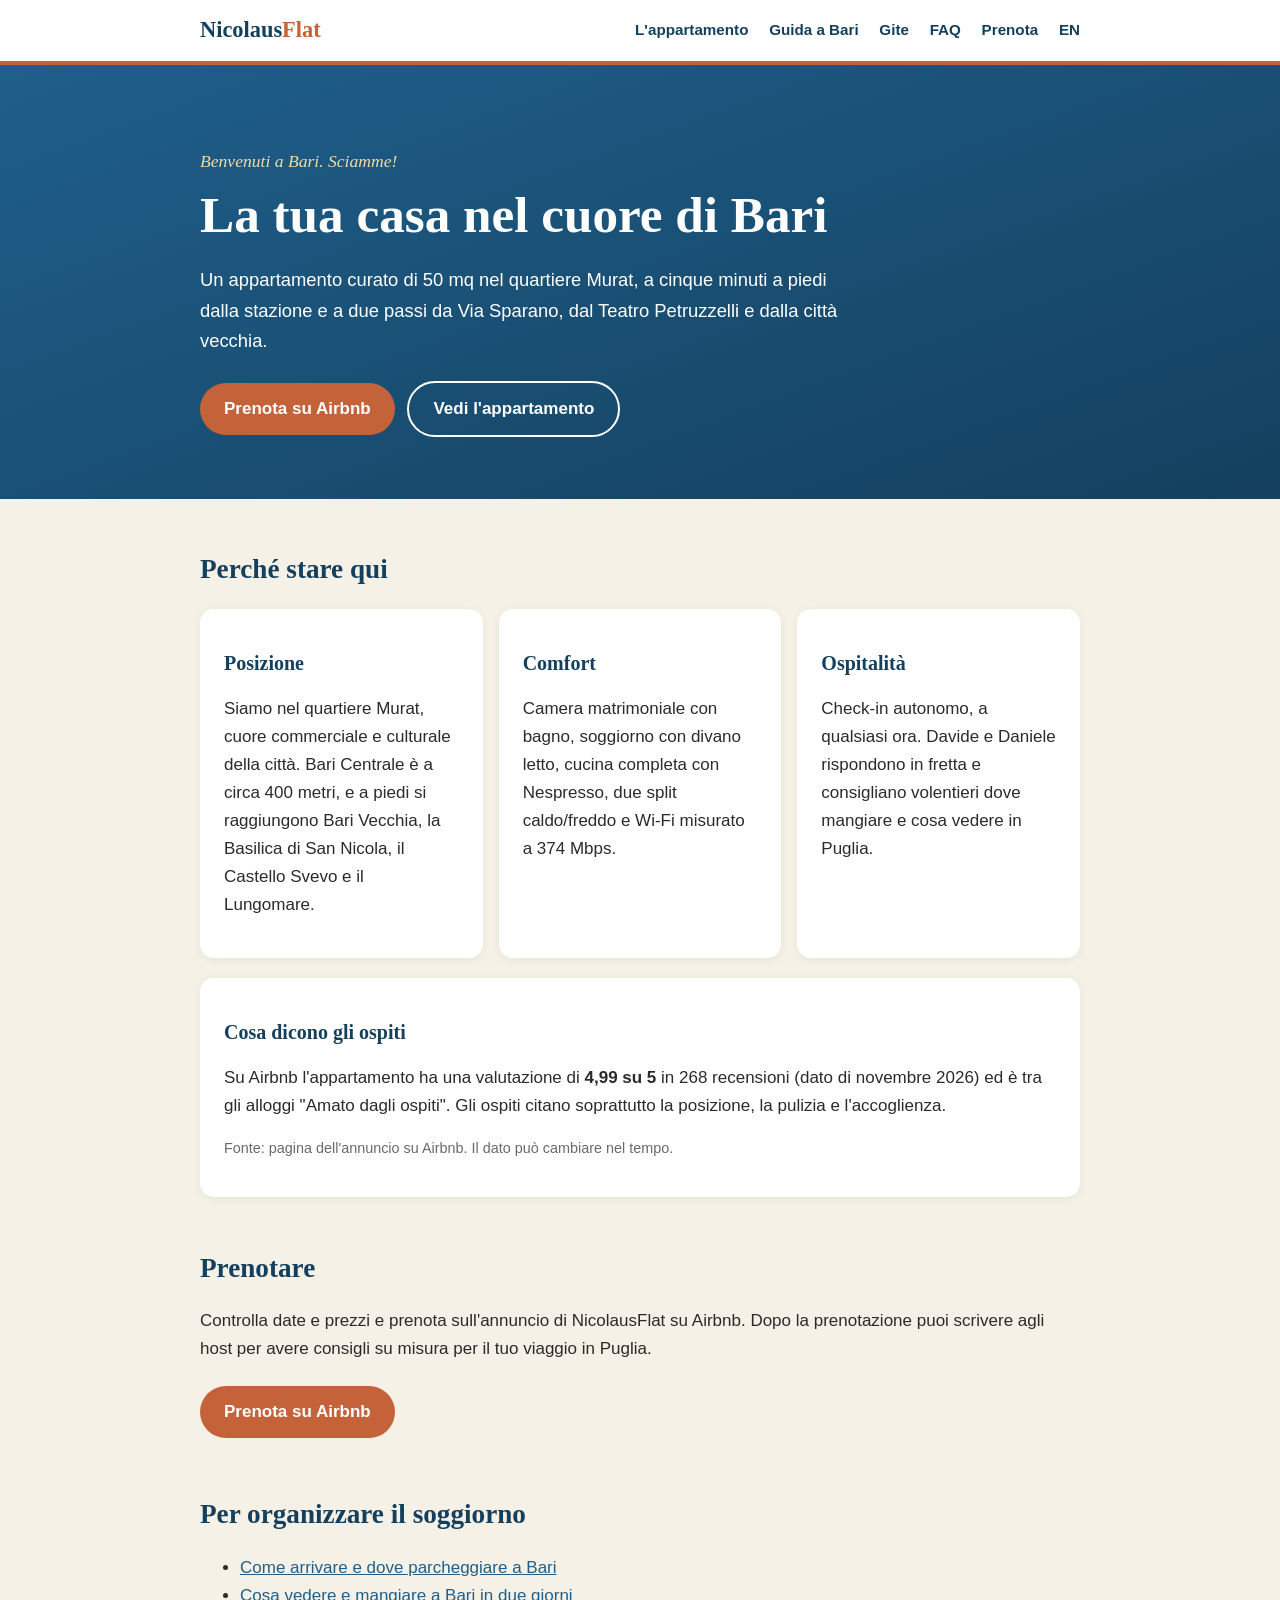
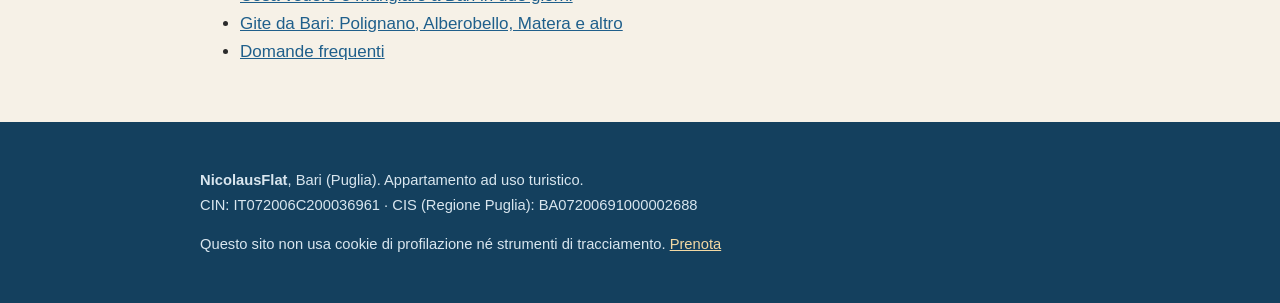
<file: index.html>
<!doctype html>
<html lang="it">
<head>
<meta charset="utf-8">
<meta name="viewport" content="width=device-width, initial-scale=1">
<title>NicolausFlat | Appartamento nel centro di Bari, vicino alla stazione</title>
<meta name="description" content="NicolausFlat: appartamento di 50 mq nel quartiere Murat, a Bari, a 5 minuti a piedi dalla stazione centrale. Prenota sull'annuncio Airbnb.">
<link rel="canonical" href="https://www.nicolausflat.it/">
<link rel="alternate" hreflang="it" href="https://www.nicolausflat.it/">
<link rel="alternate" hreflang="en" href="https://www.nicolausflat.it/en/">
<link rel="alternate" hreflang="x-default" href="https://www.nicolausflat.it/">
<meta property="og:type" content="website">
<meta property="og:title" content="NicolausFlat | La tua casa nel cuore di Bari">
<meta property="og:description" content="50 mq nel quartiere Murat, a 5 minuti a piedi da Bari Centrale. Prenota su Airbnb.">
<meta property="og:url" content="https://www.nicolausflat.it/">
<meta property="og:locale" content="it_IT">
<link rel="stylesheet" href="style.css">
<script type="application/ld+json">
{
  "@context": "https://schema.org",
  "@graph": [
    {
      "@type": "WebSite",
      "name": "NicolausFlat",
      "url": "https://www.nicolausflat.it/",
      "inLanguage": ["it", "en"]
    },
    {
      "@type": "LodgingBusiness",
      "@id": "https://www.nicolausflat.it/#struttura",
      "name": "NicolausFlat",
      "description": "Appartamento di 50 mq nel quartiere Murat, nel centro di Bari, a circa 5 minuti a piedi dalla stazione di Bari Centrale. Una camera da letto matrimoniale, soggiorno con divano letto, cucina attrezzata, balconcino, Wi-Fi veloce e aria condizionata.",
      "url": "https://www.nicolausflat.it/",
      "address": {
        "@type": "PostalAddress",
        "addressLocality": "Bari",
        "addressRegion": "Puglia",
        "addressCountry": "IT"
      },
      "areaServed": "Bari",
      "sameAs": ["https://www.airbnb.it/rooms/43951851"],
      "identifier": "IT072006C200036961",
      "numberOfRooms": 1,
      "containsPlace": { "@id": "https://www.nicolausflat.it/appartamento.html#appartamento" }
    }
  ]
}
</script>
</head>
<body>
<header class="site"><div class="wrap">
  <a class="logo" href="/">Nicolaus<span>Flat</span></a>
  <nav>
    <a href="appartamento.html">L'appartamento</a>
    <a href="guida-bari.html">Guida a Bari</a>
    <a href="gite-da-bari.html">Gite</a>
    <a href="faq.html">FAQ</a>
    <a href="prenota.html">Prenota</a>
    <a class="lang" href="en/">EN</a>
  </nav>
</div></header>

<section class="hero"><div class="wrap">
  <p class="saluto">Benvenuti a Bari. Sciamme!</p>
  <h1>La tua casa nel cuore di Bari</h1>
  <p>Un appartamento curato di 50 mq nel quartiere Murat, a cinque minuti a piedi dalla stazione e a due passi da Via Sparano, dal Teatro Petruzzelli e dalla città vecchia.</p>
  <a class="btn" href="https://www.airbnb.it/rooms/43951851" target="_blank" rel="noopener">Prenota su Airbnb</a>
  <a class="btn alt" href="appartamento.html">Vedi l'appartamento</a>
</div></section>

<main class="wrap">
  <h2>Perché stare qui</h2>
  <div class="griglia">
    <div class="card"><h3>Posizione</h3><p>Siamo nel quartiere Murat, cuore commerciale e culturale della città. Bari Centrale è a circa 400 metri, e a piedi si raggiungono Bari Vecchia, la Basilica di San Nicola, il Castello Svevo e il Lungomare.</p></div>
    <div class="card"><h3>Comfort</h3><p>Camera matrimoniale con bagno, soggiorno con divano letto, cucina completa con Nespresso, due split caldo/freddo e Wi-Fi misurato a 374 Mbps.</p></div>
    <div class="card"><h3>Ospitalità</h3><p>Check-in autonomo, a qualsiasi ora. Davide e Daniele rispondono in fretta e consigliano volentieri dove mangiare e cosa vedere in Puglia.</p></div>
  </div>

  <div class="card">
    <h3>Cosa dicono gli ospiti</h3>
    <p>Su Airbnb l'appartamento ha una valutazione di <strong>4,99 su 5</strong> in 268 recensioni (dato di novembre 2026) ed è tra gli alloggi "Amato dagli ospiti". Gli ospiti citano soprattutto la posizione, la pulizia e l'accoglienza.</p>
    <p class="nota">Fonte: pagina dell'annuncio su Airbnb. Il dato può cambiare nel tempo.</p>
  </div>

  <h2>Prenotare</h2>
  <p>Controlla date e prezzi e prenota sull'annuncio di NicolausFlat su Airbnb. Dopo la prenotazione puoi scrivere agli host per avere consigli su misura per il tuo viaggio in Puglia.</p>
  <p><a class="btn" href="https://www.airbnb.it/rooms/43951851" target="_blank" rel="noopener">Prenota su Airbnb</a></p>

  <h2>Per organizzare il soggiorno</h2>
  <ul>
    <li><a href="come-arrivare.html">Come arrivare e dove parcheggiare a Bari</a></li>
    <li><a href="guida-bari.html">Cosa vedere e mangiare a Bari in due giorni</a></li>
    <li><a href="gite-da-bari.html">Gite da Bari: Polignano, Alberobello, Matera e altro</a></li>
    <li><a href="faq.html">Domande frequenti</a></li>
  </ul>
</main>

<footer class="site"><div class="wrap">
  <p><strong>NicolausFlat</strong>, Bari (Puglia). Appartamento ad uso turistico.<br>
  CIN: IT072006C200036961 · CIS (Regione Puglia): BA07200691000002688</p>
  <p>Questo sito non usa cookie di profilazione né strumenti di tracciamento. <a href="prenota.html">Prenota</a></p>
</div></footer>
</body>
</html>
</file>
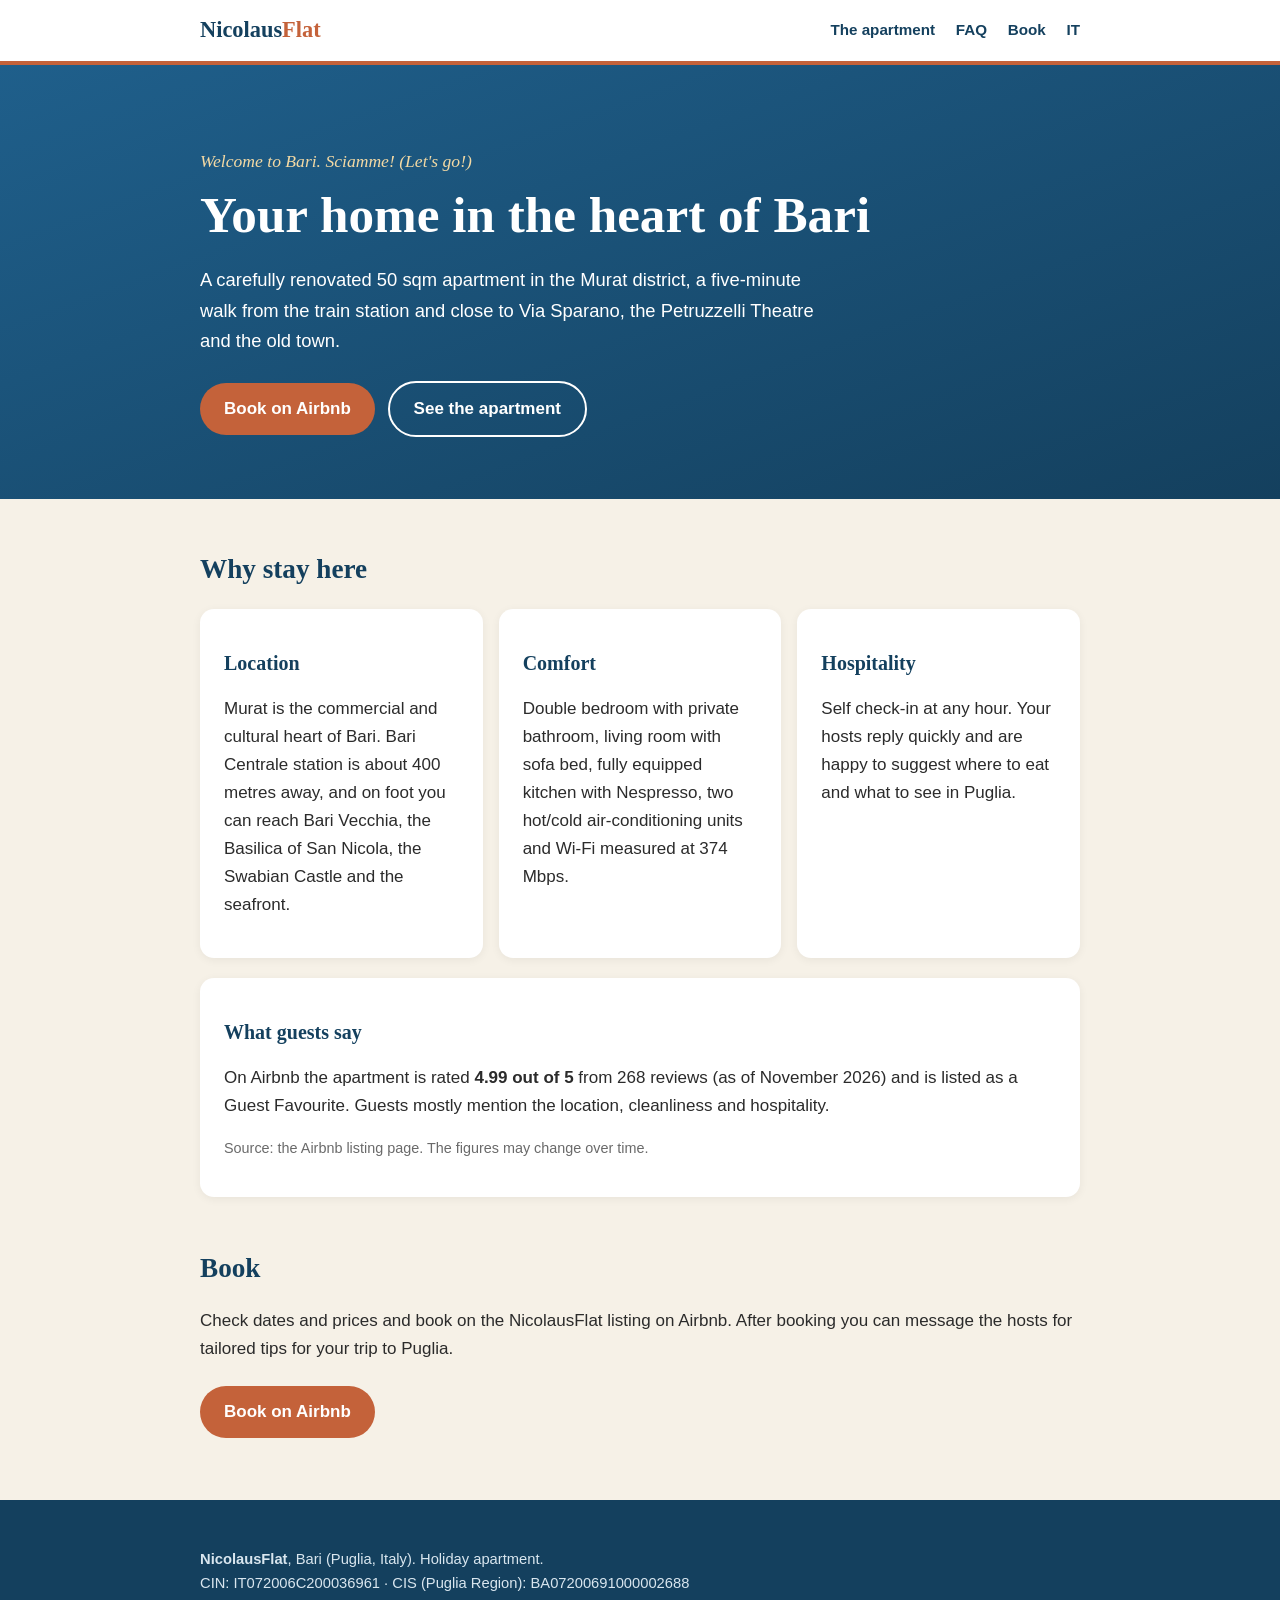
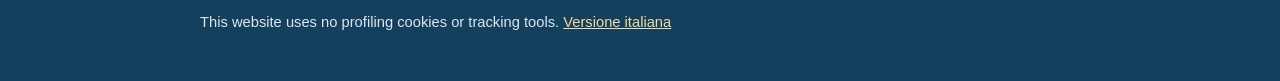
<file: en/index.html>
<!doctype html>
<html lang="en">
<head>
<meta charset="utf-8">
<meta name="viewport" content="width=device-width, initial-scale=1">
<title>NicolausFlat | Apartment in central Bari, near the train station</title>
<meta name="description" content="NicolausFlat: a 50 sqm apartment in the Murat district of Bari, a 5-minute walk from Bari Centrale station. Book on Airbnb.">
<link rel="canonical" href="https://www.nicolausflat.it/en/">
<link rel="alternate" hreflang="it" href="https://www.nicolausflat.it/">
<link rel="alternate" hreflang="en" href="https://www.nicolausflat.it/en/">
<link rel="alternate" hreflang="x-default" href="https://www.nicolausflat.it/">
<meta property="og:type" content="website">
<meta property="og:title" content="NicolausFlat | Your home in the heart of Bari">
<meta property="og:description" content="50 sqm in the Murat district, a 5-minute walk from Bari Centrale. Book on Airbnb.">
<meta property="og:url" content="https://www.nicolausflat.it/en/">
<meta property="og:locale" content="en_GB">
<link rel="stylesheet" href="../style.css">
</head>
<body>
<header class="site"><div class="wrap">
  <a class="logo" href="/en/">Nicolaus<span>Flat</span></a>
  <nav>
    <a href="apartment.html">The apartment</a>
    <a href="faq.html">FAQ</a>
    <a href="book.html">Book</a>
    <a class="lang" href="../">IT</a>
  </nav>
</div></header>

<section class="hero"><div class="wrap">
  <p class="saluto">Welcome to Bari. Sciamme! (Let's go!)</p>
  <h1>Your home in the heart of Bari</h1>
  <p>A carefully renovated 50 sqm apartment in the Murat district, a five-minute walk from the train station and close to Via Sparano, the Petruzzelli Theatre and the old town.</p>
  <a class="btn" href="https://www.airbnb.it/rooms/43951851" target="_blank" rel="noopener">Book on Airbnb</a>
  <a class="btn alt" href="apartment.html">See the apartment</a>
</div></section>

<main class="wrap">
  <h2>Why stay here</h2>
  <div class="griglia">
    <div class="card"><h3>Location</h3><p>Murat is the commercial and cultural heart of Bari. Bari Centrale station is about 400 metres away, and on foot you can reach Bari Vecchia, the Basilica of San Nicola, the Swabian Castle and the seafront.</p></div>
    <div class="card"><h3>Comfort</h3><p>Double bedroom with private bathroom, living room with sofa bed, fully equipped kitchen with Nespresso, two hot/cold air-conditioning units and Wi-Fi measured at 374 Mbps.</p></div>
    <div class="card"><h3>Hospitality</h3><p>Self check-in at any hour. Your hosts reply quickly and are happy to suggest where to eat and what to see in Puglia.</p></div>
  </div>

  <div class="card">
    <h3>What guests say</h3>
    <p>On Airbnb the apartment is rated <strong>4.99 out of 5</strong> from 268 reviews (as of November 2026) and is listed as a Guest Favourite. Guests mostly mention the location, cleanliness and hospitality.</p>
    <p class="nota">Source: the Airbnb listing page. The figures may change over time.</p>
  </div>

  <h2>Book</h2>
  <p>Check dates and prices and book on the NicolausFlat listing on Airbnb. After booking you can message the hosts for tailored tips for your trip to Puglia.</p>
  <p><a class="btn" href="https://www.airbnb.it/rooms/43951851" target="_blank" rel="noopener">Book on Airbnb</a></p>
</main>

<footer class="site"><div class="wrap">
  <p><strong>NicolausFlat</strong>, Bari (Puglia, Italy). Holiday apartment.<br>
  CIN: IT072006C200036961 · CIS (Puglia Region): BA07200691000002688</p>
  <p>This website uses no profiling cookies or tracking tools. <a href="../">Versione italiana</a></p>
</div></footer>
</body>
</html>
</file>
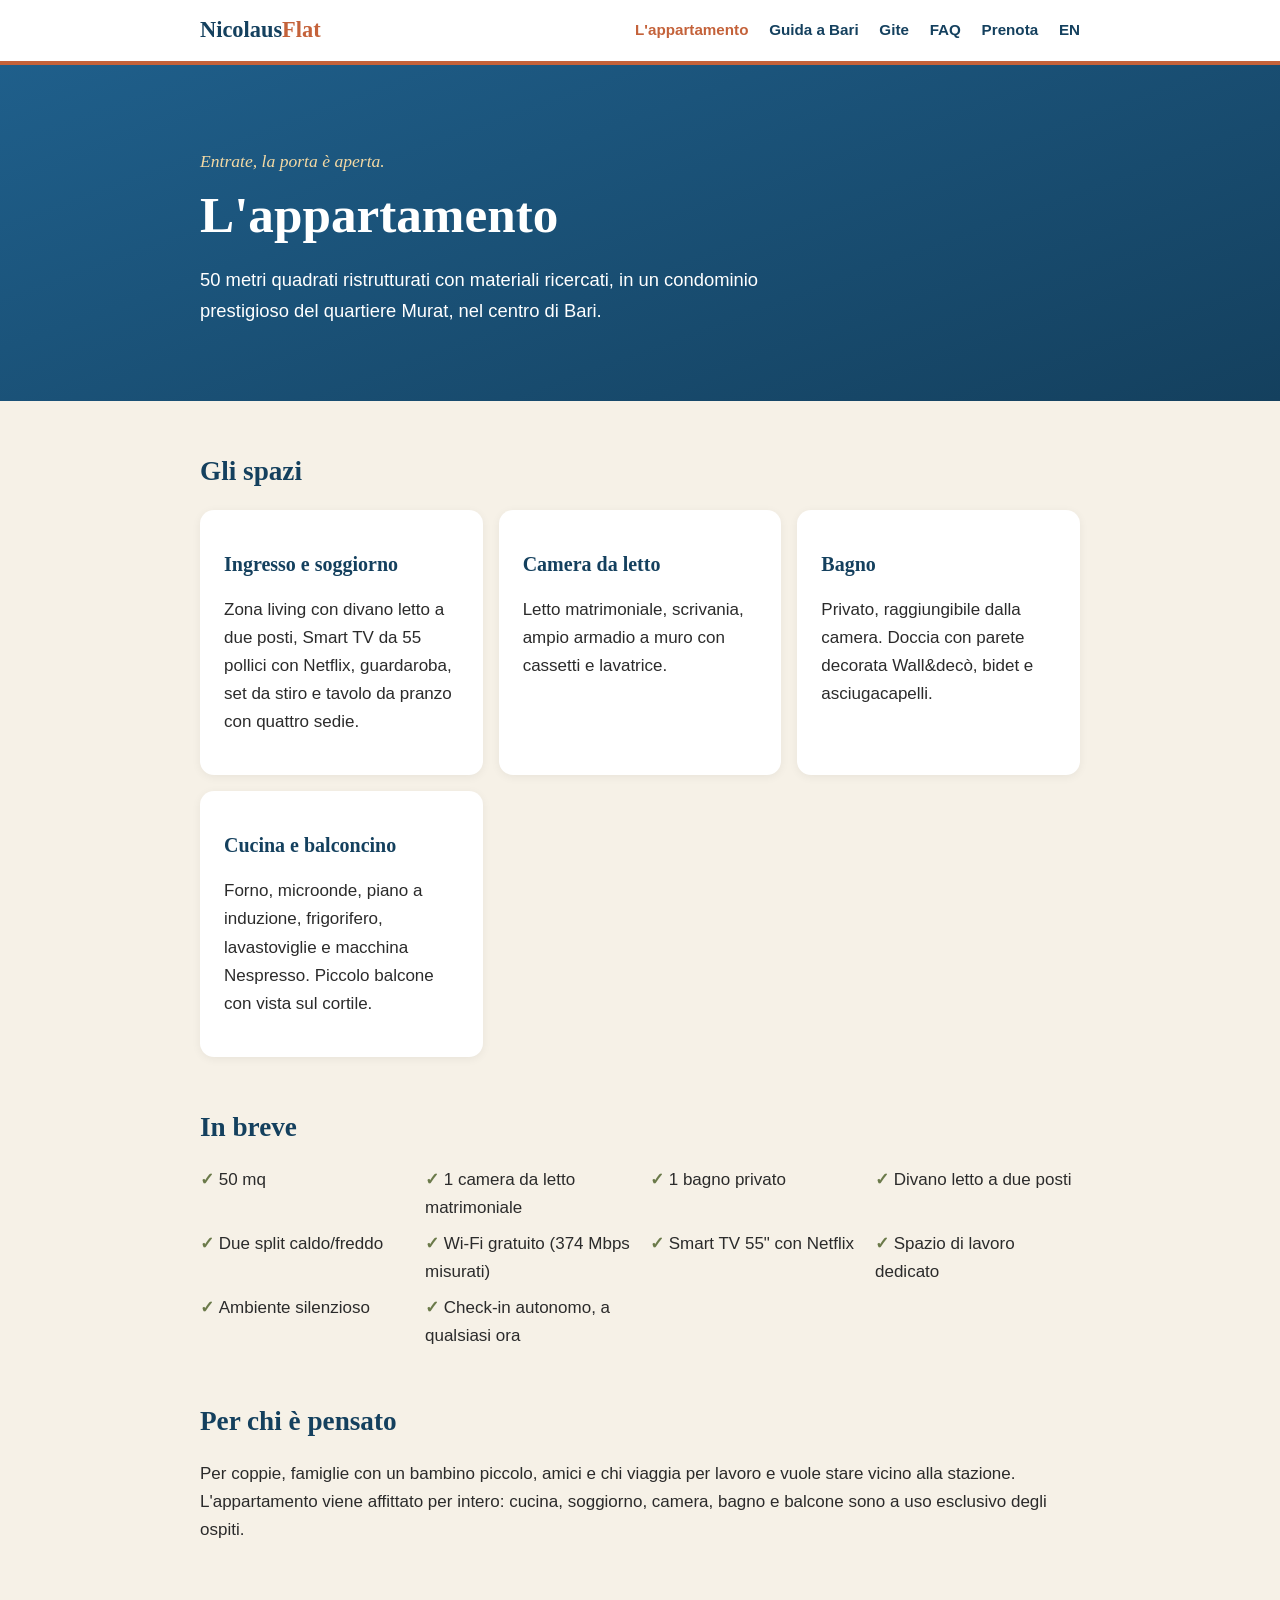
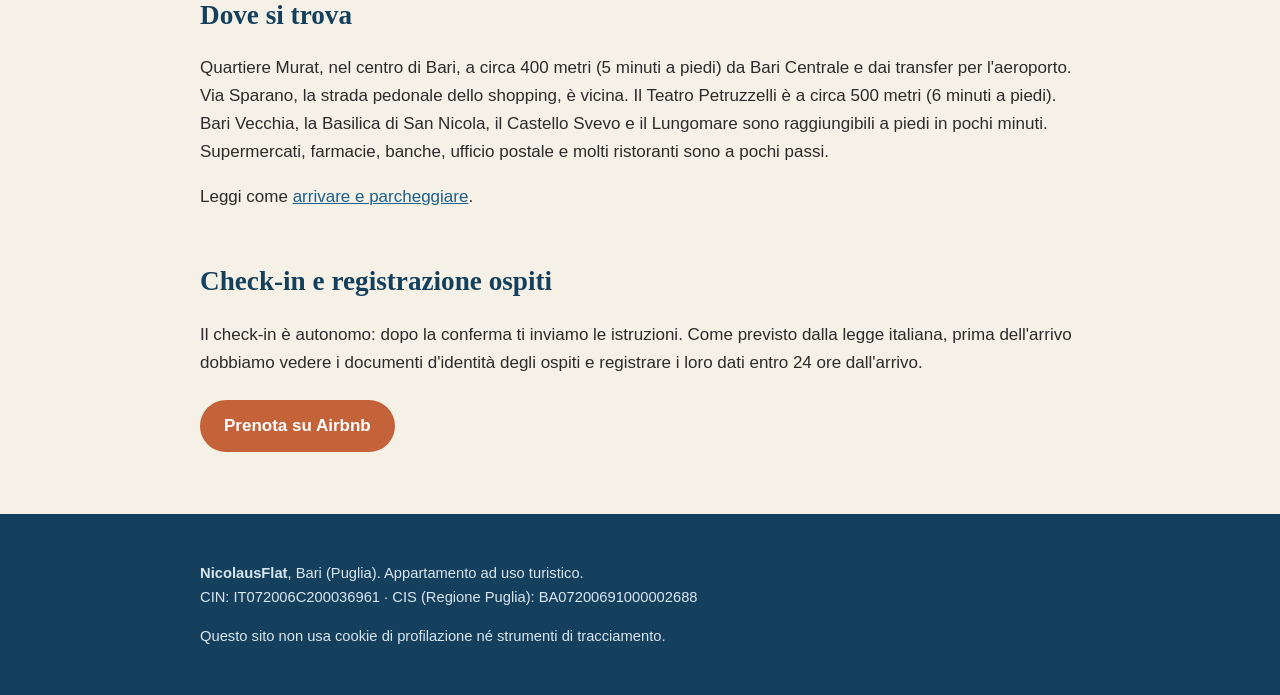
<file: appartamento.html>
<!doctype html>
<html lang="it">
<head>
<meta charset="utf-8">
<meta name="viewport" content="width=device-width, initial-scale=1">
<title>L'appartamento | NicolausFlat, 50 mq nel quartiere Murat a Bari</title>
<meta name="description" content="Appartamento di 50 mq a Bari: camera matrimoniale con bagno, soggiorno con divano letto, cucina attrezzata, balconcino, due split, Wi-Fi veloce, Smart TV con Netflix e check-in autonomo.">
<link rel="canonical" href="https://www.nicolausflat.it/appartamento.html">
<link rel="alternate" hreflang="it" href="https://www.nicolausflat.it/appartamento.html">
<link rel="alternate" hreflang="en" href="https://www.nicolausflat.it/en/apartment.html">
<meta property="og:type" content="website">
<meta property="og:title" content="L'appartamento NicolausFlat a Bari">
<meta property="og:description" content="50 mq, camera matrimoniale, cucina completa, Wi-Fi 374 Mbps, a 5 minuti da Bari Centrale.">
<meta property="og:url" content="https://www.nicolausflat.it/appartamento.html">
<meta property="og:locale" content="it_IT">
<link rel="stylesheet" href="style.css">
<script type="application/ld+json">
{
  "@context": "https://schema.org",
  "@type": "Apartment",
  "@id": "https://www.nicolausflat.it/appartamento.html#appartamento",
  "name": "NicolausFlat",
  "description": "Appartamento di 50 mq nel quartiere Murat, a Bari, con una camera da letto matrimoniale con bagno privato, soggiorno con divano letto a due posti, cucina attrezzata e balconcino.",
  "url": "https://www.nicolausflat.it/appartamento.html",
  "floorSize": { "@type": "QuantitativeValue", "value": 50, "unitCode": "MTK" },
  "numberOfRooms": 1,
  "numberOfBedrooms": 1,
  "numberOfBathroomsTotal": 1,
  "occupancy": { "@type": "QuantitativeValue", "maxValue": 2 },
  "bed": { "@type": "BedDetails", "numberOfBeds": 1, "typeOfBed": "Letto matrimoniale" },
  "address": {
    "@type": "PostalAddress",
    "addressLocality": "Bari",
    "addressRegion": "Puglia",
    "addressCountry": "IT"
  },
  "identifier": "IT072006C200036961",
  "sameAs": ["https://www.airbnb.it/rooms/43951851"],
  "amenityFeature": [
    { "@type": "LocationFeatureSpecification", "name": "Wi-Fi gratuito", "value": true },
    { "@type": "LocationFeatureSpecification", "name": "Aria condizionata caldo/freddo (due split)", "value": true },
    { "@type": "LocationFeatureSpecification", "name": "Cucina attrezzata", "value": true },
    { "@type": "LocationFeatureSpecification", "name": "Lavastoviglie", "value": true },
    { "@type": "LocationFeatureSpecification", "name": "Macchina Nespresso", "value": true },
    { "@type": "LocationFeatureSpecification", "name": "Lavatrice", "value": true },
    { "@type": "LocationFeatureSpecification", "name": "Smart TV 55 pollici con Netflix", "value": true },
    { "@type": "LocationFeatureSpecification", "name": "Balcone", "value": true },
    { "@type": "LocationFeatureSpecification", "name": "Spazio di lavoro dedicato", "value": true },
    { "@type": "LocationFeatureSpecification", "name": "Check-in autonomo", "value": true }
  ]
}
</script>
</head>
<body>
<header class="site"><div class="wrap">
  <a class="logo" href="/">Nicolaus<span>Flat</span></a>
  <nav>
    <a href="appartamento.html" aria-current="page">L'appartamento</a>
    <a href="guida-bari.html">Guida a Bari</a>
    <a href="gite-da-bari.html">Gite</a>
    <a href="faq.html">FAQ</a>
    <a href="prenota.html">Prenota</a>
    <a class="lang" href="en/apartment.html">EN</a>
  </nav>
</div></header>

<section class="hero"><div class="wrap">
  <p class="saluto">Entrate, la porta è aperta.</p>
  <h1>L'appartamento</h1>
  <p>50 metri quadrati ristrutturati con materiali ricercati, in un condominio prestigioso del quartiere Murat, nel centro di Bari.</p>
</div></section>

<main class="wrap">
  <!-- FOTO: aggiungi qui le tue immagini in /img, ad esempio:
  <img src="img/soggiorno.jpg" alt="Soggiorno di NicolausFlat a Bari con divano letto e tavolo da pranzo" width="900" height="600" loading="lazy">
  Usa sempre un testo alt descrittivo: aiuta ricerca e AI. -->

  <h2>Gli spazi</h2>
  <div class="griglia">
    <div class="card"><h3>Ingresso e soggiorno</h3><p>Zona living con divano letto a due posti, Smart TV da 55 pollici con Netflix, guardaroba, set da stiro e tavolo da pranzo con quattro sedie.</p></div>
    <div class="card"><h3>Camera da letto</h3><p>Letto matrimoniale, scrivania, ampio armadio a muro con cassetti e lavatrice.</p></div>
    <div class="card"><h3>Bagno</h3><p>Privato, raggiungibile dalla camera. Doccia con parete decorata Wall&amp;decò, bidet e asciugacapelli.</p></div>
    <div class="card"><h3>Cucina e balconcino</h3><p>Forno, microonde, piano a induzione, frigorifero, lavastoviglie e macchina Nespresso. Piccolo balcone con vista sul cortile.</p></div>
  </div>

  <h2>In breve</h2>
  <ul class="dati">
    <li>50 mq</li>
    <li>1 camera da letto matrimoniale</li>
    <li>1 bagno privato</li>
    <li>Divano letto a due posti</li>
    <li>Due split caldo/freddo</li>
    <li>Wi-Fi gratuito (374 Mbps misurati)</li>
    <li>Smart TV 55" con Netflix</li>
    <li>Spazio di lavoro dedicato</li>
    <li>Ambiente silenzioso</li>
    <li>Check-in autonomo, a qualsiasi ora</li>
  </ul>

  <h2>Per chi è pensato</h2>
  <p>Per coppie, famiglie con un bambino piccolo, amici e chi viaggia per lavoro e vuole stare vicino alla stazione. L'appartamento viene affittato per intero: cucina, soggiorno, camera, bagno e balcone sono a uso esclusivo degli ospiti.</p>
  <!-- VERIFICA: capienza massima. Su Airbnb risultano 2 ospiti; il testo dell'annuncio cita anche il divano letto per più ospiti. Allinea questa frase alla tua regola reale. -->

  <h2>Dove si trova</h2>
  <p>Quartiere Murat, nel centro di Bari, a circa 400 metri (5 minuti a piedi) da Bari Centrale e dai transfer per l'aeroporto. Via Sparano, la strada pedonale dello shopping, è vicina. Il Teatro Petruzzelli è a circa 500 metri (6 minuti a piedi). Bari Vecchia, la Basilica di San Nicola, il Castello Svevo e il Lungomare sono raggiungibili a piedi in pochi minuti. Supermercati, farmacie, banche, ufficio postale e molti ristoranti sono a pochi passi.</p>
  <p>Leggi come <a href="come-arrivare.html">arrivare e parcheggiare</a>.</p>

  <h2>Check-in e registrazione ospiti</h2>
  <p>Il check-in è autonomo: dopo la conferma ti inviamo le istruzioni. Come previsto dalla legge italiana, prima dell'arrivo dobbiamo vedere i documenti d'identità degli ospiti e registrare i loro dati entro 24 ore dall'arrivo.</p>

  <p><a class="btn" href="https://www.airbnb.it/rooms/43951851" target="_blank" rel="noopener">Prenota su Airbnb</a></p>
</main>

<footer class="site"><div class="wrap">
  <p><strong>NicolausFlat</strong>, Bari (Puglia). Appartamento ad uso turistico.<br>
  CIN: IT072006C200036961 · CIS (Regione Puglia): BA07200691000002688</p>
  <p>Questo sito non usa cookie di profilazione né strumenti di tracciamento.</p>
</div></footer>
</body>
</html>
</file>
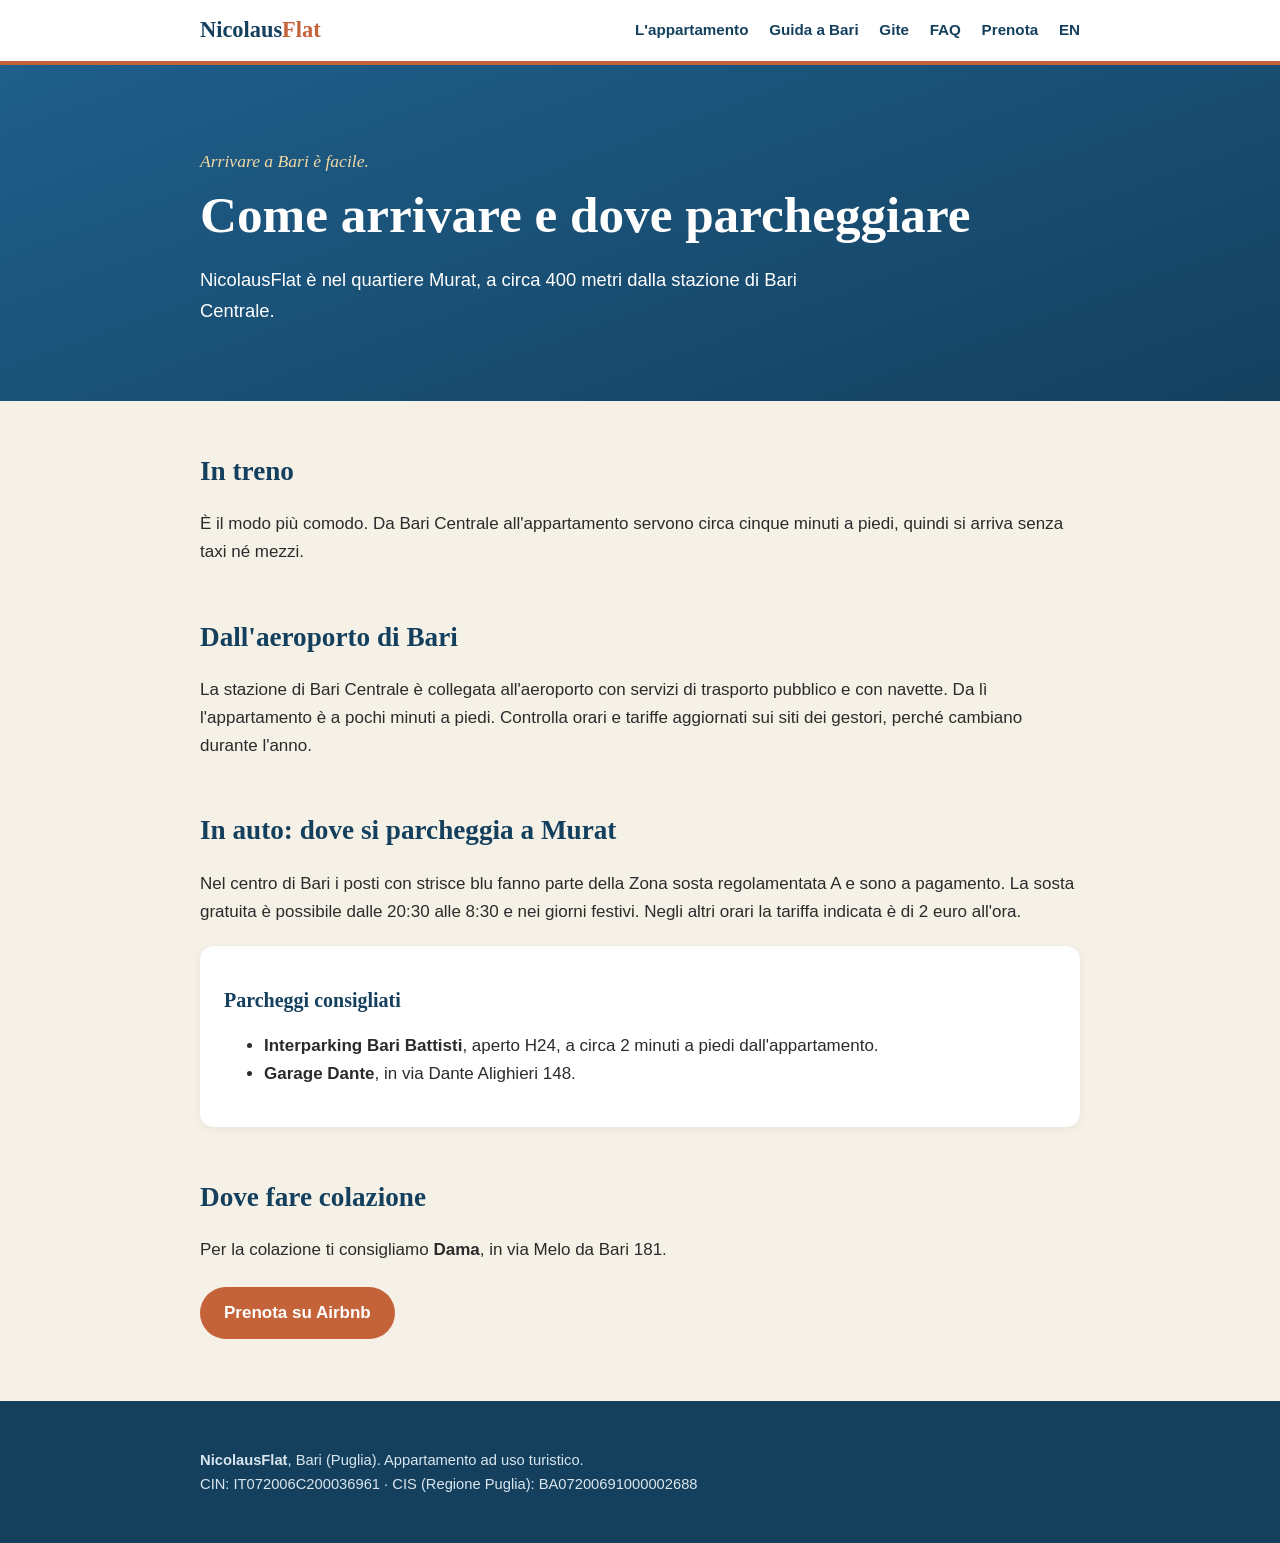
<file: come-arrivare.html>
<!doctype html>
<html lang="it">
<head>
<meta charset="utf-8">
<meta name="viewport" content="width=device-width, initial-scale=1">
<title>Come arrivare e dove parcheggiare a Bari, zona stazione e Murat | NicolausFlat</title>
<meta name="description" content="Come raggiungere il quartiere Murat a Bari da stazione e aeroporto, e dove parcheggiare: strisce blu, orari della sosta gratuita, parcheggi Interparking Battisti e Garage Dante.">
<link rel="canonical" href="https://www.nicolausflat.it/come-arrivare.html">
<link rel="alternate" hreflang="it" href="https://www.nicolausflat.it/come-arrivare.html">
<link rel="stylesheet" href="style.css">
<script type="application/ld+json">
{
  "@context": "https://schema.org",
  "@type": "Article",
  "headline": "Come arrivare e dove parcheggiare a Bari, zona stazione e Murat",
  "inLanguage": "it",
  "author": { "@type": "Organization", "name": "NicolausFlat" },
  "about": { "@type": "Place", "name": "Quartiere Murat, Bari" },
  "mainEntityOfPage": "https://www.nicolausflat.it/come-arrivare.html"
}
</script>
</head>
<body>
<header class="site"><div class="wrap">
  <a class="logo" href="/">Nicolaus<span>Flat</span></a>
  <nav>
    <a href="appartamento.html">L'appartamento</a>
    <a href="guida-bari.html">Guida a Bari</a>
    <a href="gite-da-bari.html">Gite</a>
    <a href="faq.html">FAQ</a>
    <a href="prenota.html">Prenota</a>
    <a class="lang" href="en/">EN</a>
  </nav>
</div></header>

<section class="hero"><div class="wrap">
  <p class="saluto">Arrivare a Bari è facile.</p>
  <h1>Come arrivare e dove parcheggiare</h1>
  <p>NicolausFlat è nel quartiere Murat, a circa 400 metri dalla stazione di Bari Centrale.</p>
</div></section>

<main class="wrap">
  <h2>In treno</h2>
  <p>È il modo più comodo. Da Bari Centrale all'appartamento servono circa cinque minuti a piedi, quindi si arriva senza taxi né mezzi.</p>

  <h2>Dall'aeroporto di Bari</h2>
  <p>La stazione di Bari Centrale è collegata all'aeroporto con servizi di trasporto pubblico e con navette. Da lì l'appartamento è a pochi minuti a piedi. Controlla orari e tariffe aggiornati sui siti dei gestori, perché cambiano durante l'anno.</p>
  <!-- VERIFICA: aggiungi il nome esatto del servizio che consigli (treno Ferrotramviaria o navetta) e il tempo di percorrenza aggiornato. -->

  <h2>In auto: dove si parcheggia a Murat</h2>
  <p>Nel centro di Bari i posti con strisce blu fanno parte della Zona sosta regolamentata A e sono a pagamento. La sosta gratuita è possibile dalle 20:30 alle 8:30 e nei giorni festivi. Negli altri orari la tariffa indicata è di 2 euro all'ora.</p>
  <!-- VERIFICA: controlla tariffa e orari della ZSR prima di pubblicare, possono cambiare. -->

  <div class="card">
    <h3>Parcheggi consigliati</h3>
    <ul>
      <li><strong>Interparking Bari Battisti</strong>, aperto H24, a circa 2 minuti a piedi dall'appartamento.</li>
      <li><strong>Garage Dante</strong>, in via Dante Alighieri 148.</li>
    </ul>
  </div>

  <h2>Dove fare colazione</h2>
  <p>Per la colazione ti consigliamo <strong>Dama</strong>, in via Melo da Bari 181.</p>

  <p><a class="btn" href="https://www.airbnb.it/rooms/43951851" target="_blank" rel="noopener">Prenota su Airbnb</a></p>
</main>

<footer class="site"><div class="wrap">
  <p><strong>NicolausFlat</strong>, Bari (Puglia). Appartamento ad uso turistico.<br>
  CIN: IT072006C200036961 · CIS (Regione Puglia): BA07200691000002688</p>
</div></footer>
</body>
</html>
</file>
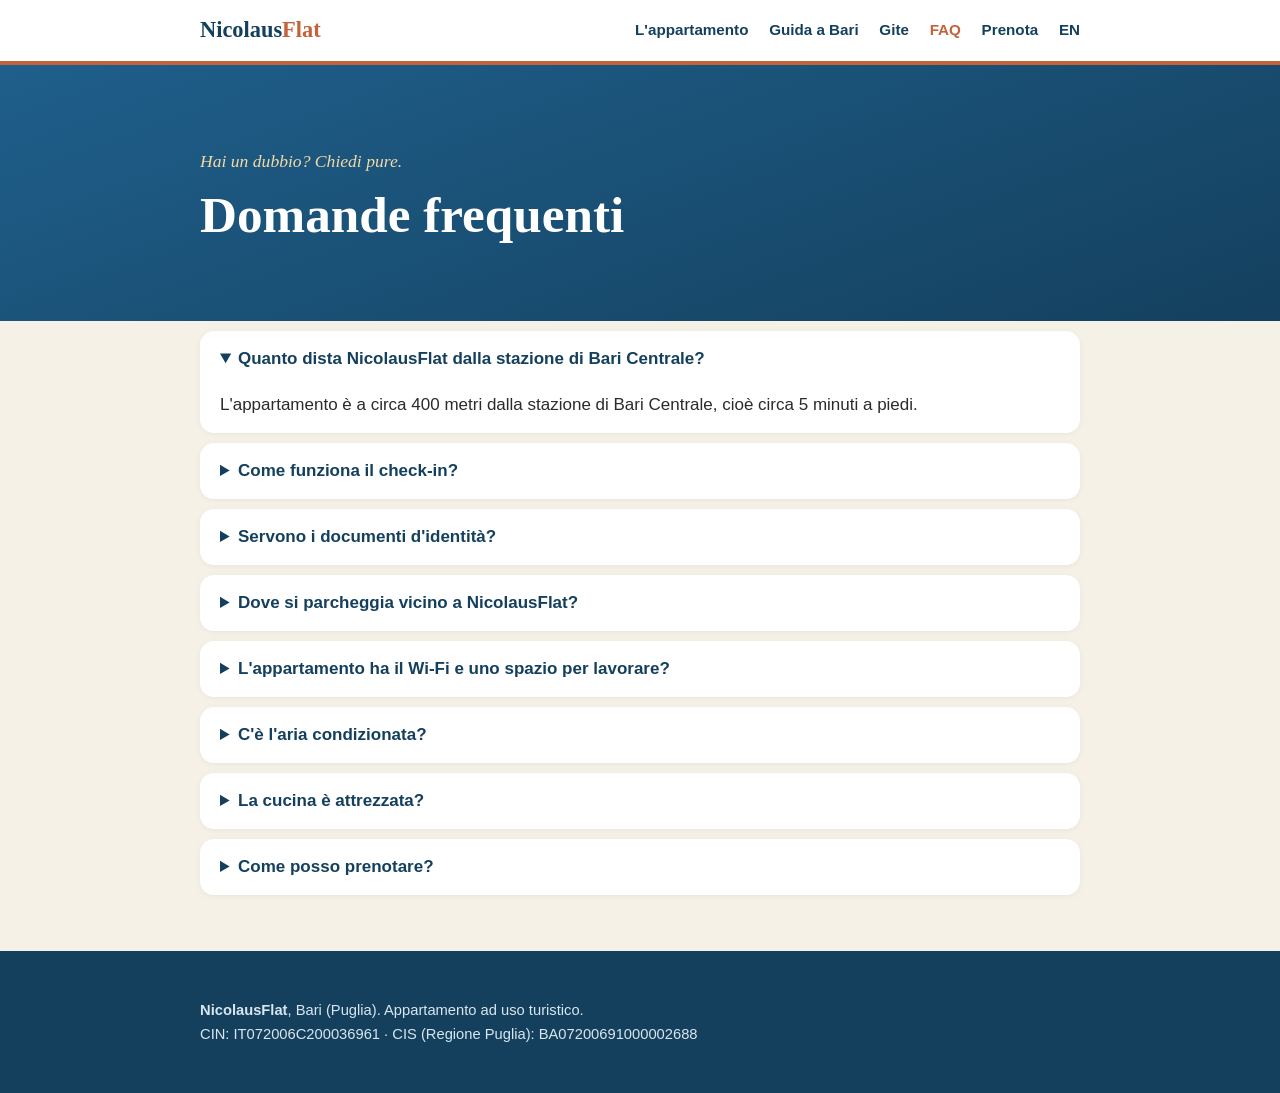
<file: faq.html>
<!doctype html>
<html lang="it">
<head>
<meta charset="utf-8">
<meta name="viewport" content="width=device-width, initial-scale=1">
<title>Domande frequenti | NicolausFlat, appartamento a Bari</title>
<meta name="description" content="Risposte alle domande più frequenti su NicolausFlat: check-in, documenti, parcheggio, distanza dalla stazione, Wi-Fi, cucina e come prenotare.">
<link rel="canonical" href="https://www.nicolausflat.it/faq.html">
<link rel="alternate" hreflang="it" href="https://www.nicolausflat.it/faq.html">
<link rel="alternate" hreflang="en" href="https://www.nicolausflat.it/en/faq.html">
<link rel="stylesheet" href="style.css">
<script type="application/ld+json">
{
  "@context": "https://schema.org",
  "@type": "FAQPage",
  "mainEntity": [
    {
      "@type": "Question",
      "name": "Quanto dista NicolausFlat dalla stazione di Bari Centrale?",
      "acceptedAnswer": { "@type": "Answer", "text": "L'appartamento è a circa 400 metri dalla stazione di Bari Centrale, cioè circa 5 minuti a piedi." }
    },
    {
      "@type": "Question",
      "name": "Come funziona il check-in?",
      "acceptedAnswer": { "@type": "Answer", "text": "Il check-in è autonomo e si può fare a qualsiasi ora. Dopo la conferma della prenotazione inviamo le istruzioni." }
    },
    {
      "@type": "Question",
      "name": "Servono i documenti d'identità?",
      "acceptedAnswer": { "@type": "Answer", "text": "Sì. La legge italiana prevede che l'host verifichi gli ospiti e registri i loro dati entro 24 ore dall'arrivo, quindi chiediamo i documenti prima del check-in." }
    },
    {
      "@type": "Question",
      "name": "Dove si parcheggia vicino a NicolausFlat?",
      "acceptedAnswer": { "@type": "Answer", "text": "Nel centro di Bari i posti con strisce blu sono a pagamento (Zona sosta regolamentata A). La sosta è gratuita dalle 20:30 alle 8:30 e nei festivi. Consigliamo Interparking Bari Battisti, aperto H24 e a circa 2 minuti a piedi, oppure Garage Dante in via Dante Alighieri 148." }
    },
    {
      "@type": "Question",
      "name": "L'appartamento ha il Wi-Fi e uno spazio per lavorare?",
      "acceptedAnswer": { "@type": "Answer", "text": "Sì. Il Wi-Fi è gratuito, con una velocità misurata di 374 Mbps, e c'è una scrivania in camera da letto." }
    },
    {
      "@type": "Question",
      "name": "C'è l'aria condizionata?",
      "acceptedAnswer": { "@type": "Answer", "text": "Sì, ci sono due split con funzione caldo e freddo." }
    },
    {
      "@type": "Question",
      "name": "La cucina è attrezzata?",
      "acceptedAnswer": { "@type": "Answer", "text": "Sì. Ci sono forno, microonde, piano a induzione, frigorifero, lavastoviglie e macchina Nespresso." }
    },
    {
      "@type": "Question",
      "name": "Come posso prenotare?",
      "acceptedAnswer": { "@type": "Answer", "text": "Puoi prenotare sull'annuncio di NicolausFlat su Airbnb, scegliendo date e numero di ospiti." }
    }
  ]
}
</script>
</head>
<body>
<header class="site"><div class="wrap">
  <a class="logo" href="/">Nicolaus<span>Flat</span></a>
  <nav>
    <a href="appartamento.html">L'appartamento</a>
    <a href="guida-bari.html">Guida a Bari</a>
    <a href="gite-da-bari.html">Gite</a>
    <a href="faq.html" aria-current="page">FAQ</a>
    <a href="prenota.html">Prenota</a>
    <a class="lang" href="en/faq.html">EN</a>
  </nav>
</div></header>

<section class="hero"><div class="wrap">
  <p class="saluto">Hai un dubbio? Chiedi pure.</p>
  <h1>Domande frequenti</h1>
</div></section>

<main class="wrap">
  <details open><summary>Quanto dista NicolausFlat dalla stazione di Bari Centrale?</summary>
    <p>L'appartamento è a circa 400 metri dalla stazione di Bari Centrale, cioè circa 5 minuti a piedi.</p></details>
  <details><summary>Come funziona il check-in?</summary>
    <p>Il check-in è autonomo e si può fare a qualsiasi ora. Dopo la conferma della prenotazione inviamo le istruzioni.</p></details>
  <details><summary>Servono i documenti d'identità?</summary>
    <p>Sì. La legge italiana prevede che l'host verifichi gli ospiti e registri i loro dati entro 24 ore dall'arrivo, quindi chiediamo i documenti prima del check-in.</p></details>
  <details><summary>Dove si parcheggia vicino a NicolausFlat?</summary>
    <p>Nel centro di Bari i posti con strisce blu sono a pagamento (Zona sosta regolamentata A). La sosta è gratuita dalle 20:30 alle 8:30 e nei festivi. Consigliamo Interparking Bari Battisti, aperto H24 e a circa 2 minuti a piedi, oppure Garage Dante in via Dante Alighieri 148. Altri dettagli nella pagina <a href="come-arrivare.html">come arrivare</a>.</p></details>
  <details><summary>L'appartamento ha il Wi-Fi e uno spazio per lavorare?</summary>
    <p>Sì. Il Wi-Fi è gratuito, con una velocità misurata di 374 Mbps, e c'è una scrivania in camera da letto.</p></details>
  <details><summary>C'è l'aria condizionata?</summary>
    <p>Sì, ci sono due split con funzione caldo e freddo.</p></details>
  <details><summary>La cucina è attrezzata?</summary>
    <p>Sì. Ci sono forno, microonde, piano a induzione, frigorifero, lavastoviglie e macchina Nespresso.</p></details>
  <details><summary>Come posso prenotare?</summary>
    <p>Prenota sull'<a href="https://www.airbnb.it/rooms/43951851" target="_blank" rel="noopener">annuncio di NicolausFlat su Airbnb</a>, scegliendo date e numero di ospiti.</p></details>
  <!-- VERIFICA: aggiungi qui le tue regole su animali, fumo, feste e orari di check-out, se vuoi. Non inserirle se non le hai decise. -->
</main>

<footer class="site"><div class="wrap">
  <p><strong>NicolausFlat</strong>, Bari (Puglia). Appartamento ad uso turistico.<br>
  CIN: IT072006C200036961 · CIS (Regione Puglia): BA07200691000002688</p>
</div></footer>
</body>
</html>
</file>
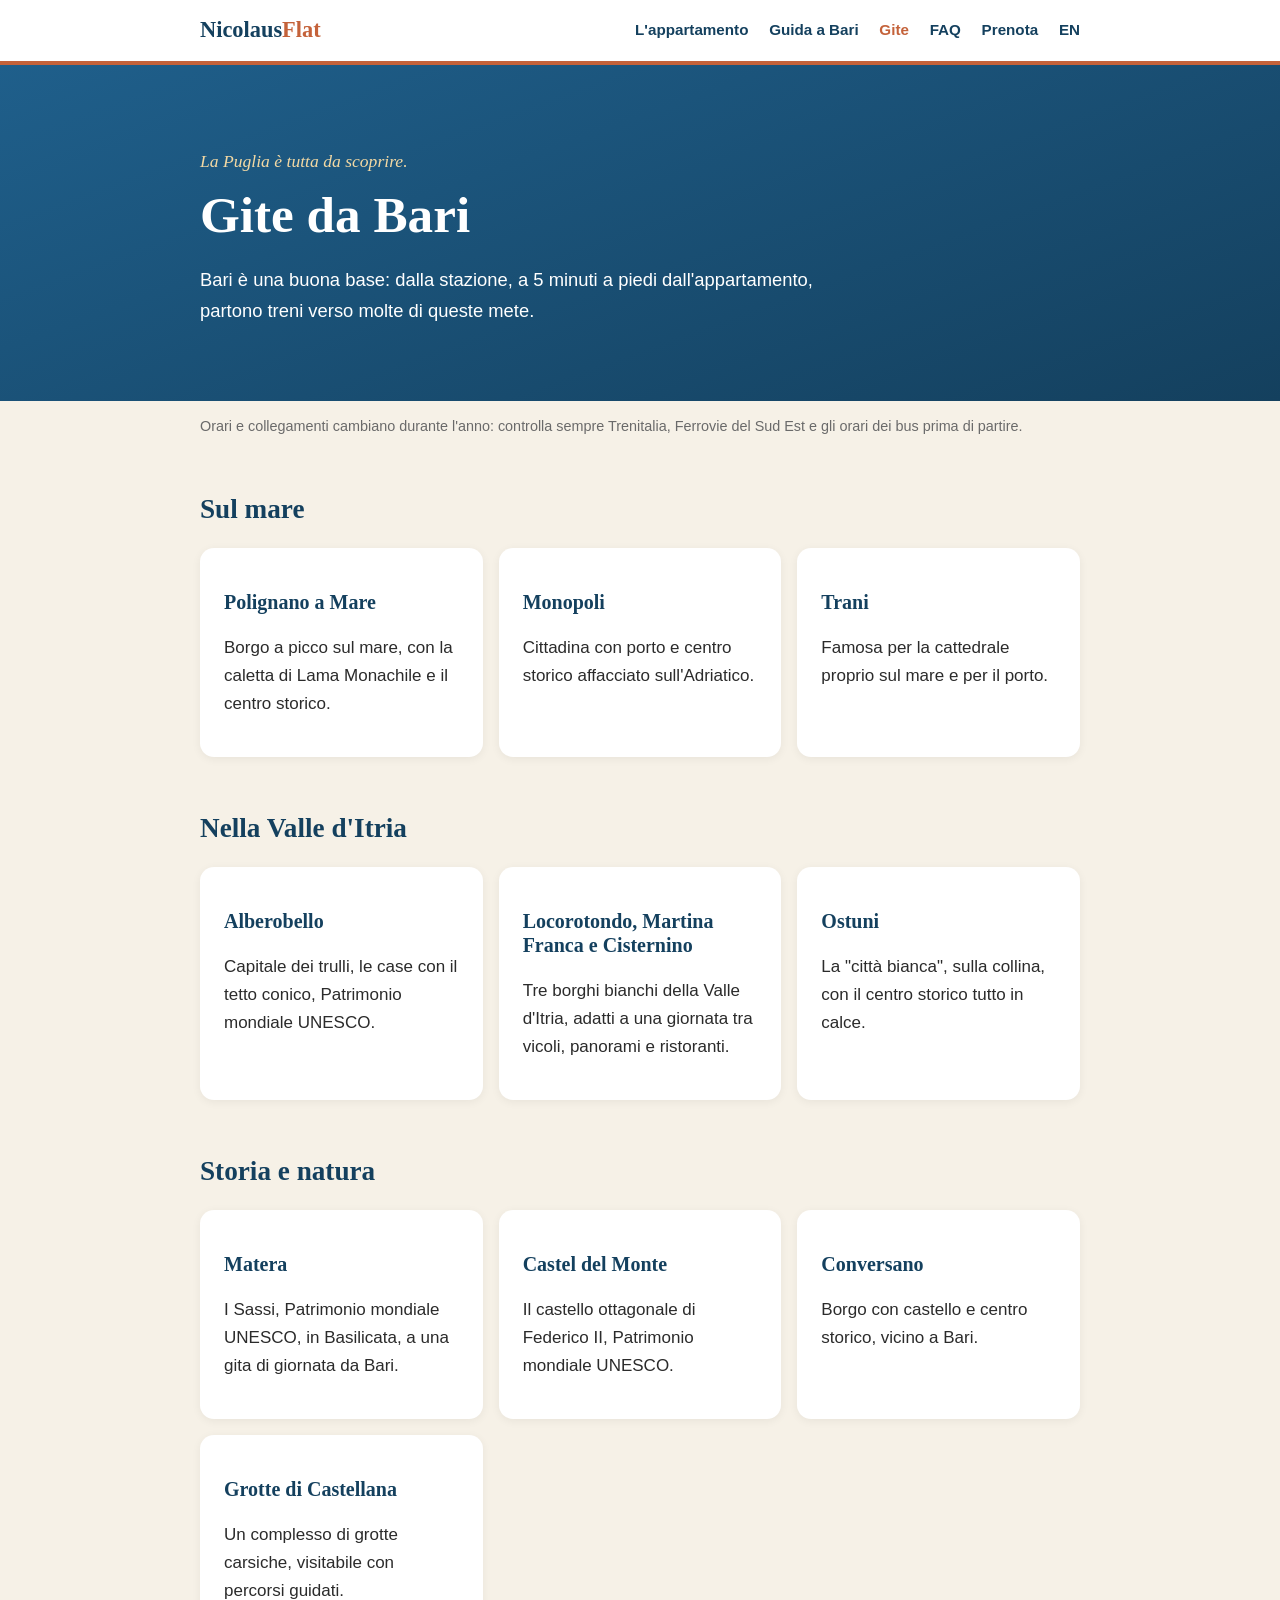
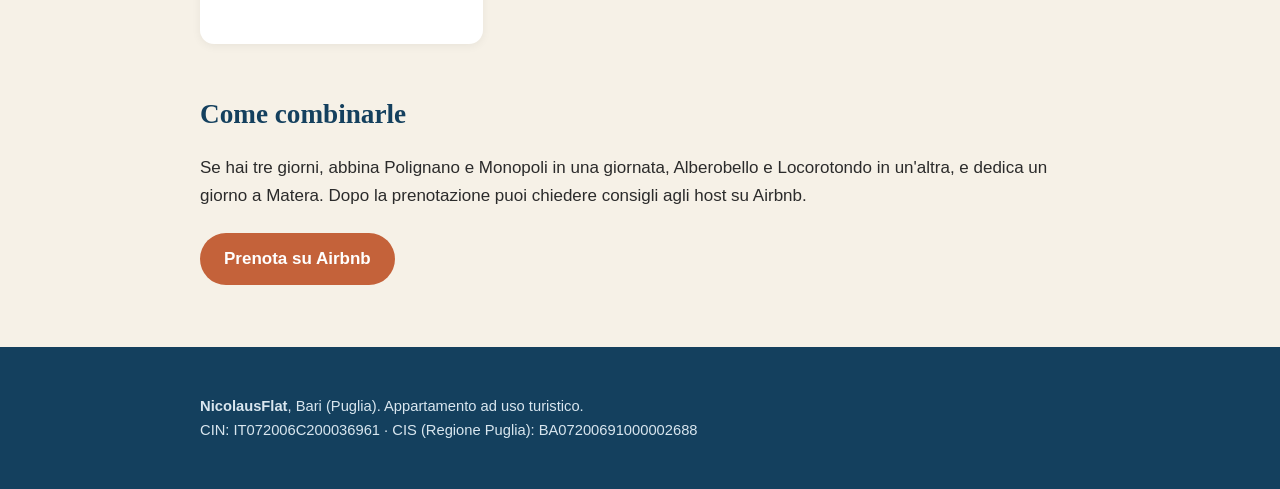
<file: gite-da-bari.html>
<!doctype html>
<html lang="it">
<head>
<meta charset="utf-8">
<meta name="viewport" content="width=device-width, initial-scale=1">
<title>Gite da Bari: Polignano, Alberobello, Matera, Trani e Castel del Monte | NicolausFlat</title>
<meta name="description" content="Le gite più belle da fare partendo da Bari: Polignano a Mare, Monopoli, Alberobello, Locorotondo, Ostuni, Matera, Trani, Castel del Monte, Conversano e le Grotte di Castellana.">
<link rel="canonical" href="https://www.nicolausflat.it/gite-da-bari.html">
<link rel="alternate" hreflang="it" href="https://www.nicolausflat.it/gite-da-bari.html">
<link rel="stylesheet" href="style.css">
<script type="application/ld+json">
{
  "@context": "https://schema.org",
  "@type": "Article",
  "headline": "Gite da Bari: le mete più belle della Puglia",
  "inLanguage": "it",
  "author": { "@type": "Organization", "name": "NicolausFlat" },
  "about": { "@type": "Place", "name": "Puglia" },
  "mainEntityOfPage": "https://www.nicolausflat.it/gite-da-bari.html"
}
</script>
</head>
<body>
<header class="site"><div class="wrap">
  <a class="logo" href="/">Nicolaus<span>Flat</span></a>
  <nav>
    <a href="appartamento.html">L'appartamento</a>
    <a href="guida-bari.html">Guida a Bari</a>
    <a href="gite-da-bari.html" aria-current="page">Gite</a>
    <a href="faq.html">FAQ</a>
    <a href="prenota.html">Prenota</a>
    <a class="lang" href="en/">EN</a>
  </nav>
</div></header>

<section class="hero"><div class="wrap">
  <p class="saluto">La Puglia è tutta da scoprire.</p>
  <h1>Gite da Bari</h1>
  <p>Bari è una buona base: dalla stazione, a 5 minuti a piedi dall'appartamento, partono treni verso molte di queste mete.</p>
</div></section>

<main class="wrap">
  <p class="nota">Orari e collegamenti cambiano durante l'anno: controlla sempre Trenitalia, Ferrovie del Sud Est e gli orari dei bus prima di partire.</p>

  <h2>Sul mare</h2>
  <div class="griglia">
    <div class="card"><h3>Polignano a Mare</h3><p>Borgo a picco sul mare, con la caletta di Lama Monachile e il centro storico.</p></div>
    <div class="card"><h3>Monopoli</h3><p>Cittadina con porto e centro storico affacciato sull'Adriatico.</p></div>
    <div class="card"><h3>Trani</h3><p>Famosa per la cattedrale proprio sul mare e per il porto.</p></div>
  </div>

  <h2>Nella Valle d'Itria</h2>
  <div class="griglia">
    <div class="card"><h3>Alberobello</h3><p>Capitale dei trulli, le case con il tetto conico, Patrimonio mondiale UNESCO.</p></div>
    <div class="card"><h3>Locorotondo, Martina Franca e Cisternino</h3><p>Tre borghi bianchi della Valle d'Itria, adatti a una giornata tra vicoli, panorami e ristoranti.</p></div>
    <div class="card"><h3>Ostuni</h3><p>La "città bianca", sulla collina, con il centro storico tutto in calce.</p></div>
  </div>

  <h2>Storia e natura</h2>
  <div class="griglia">
    <div class="card"><h3>Matera</h3><p>I Sassi, Patrimonio mondiale UNESCO, in Basilicata, a una gita di giornata da Bari.</p></div>
    <div class="card"><h3>Castel del Monte</h3><p>Il castello ottagonale di Federico II, Patrimonio mondiale UNESCO.</p></div>
    <div class="card"><h3>Conversano</h3><p>Borgo con castello e centro storico, vicino a Bari.</p></div>
    <div class="card"><h3>Grotte di Castellana</h3><p>Un complesso di grotte carsiche, visitabile con percorsi guidati.</p></div>
  </div>

  <h2>Come combinarle</h2>
  <p>Se hai tre giorni, abbina Polignano e Monopoli in una giornata, Alberobello e Locorotondo in un'altra, e dedica un giorno a Matera. Dopo la prenotazione puoi chiedere consigli agli host su Airbnb.</p>
  <p><a class="btn" href="https://www.airbnb.it/rooms/43951851" target="_blank" rel="noopener">Prenota su Airbnb</a></p>
</main>

<footer class="site"><div class="wrap">
  <p><strong>NicolausFlat</strong>, Bari (Puglia). Appartamento ad uso turistico.<br>
  CIN: IT072006C200036961 · CIS (Regione Puglia): BA07200691000002688</p>
</div></footer>
</body>
</html>
</file>
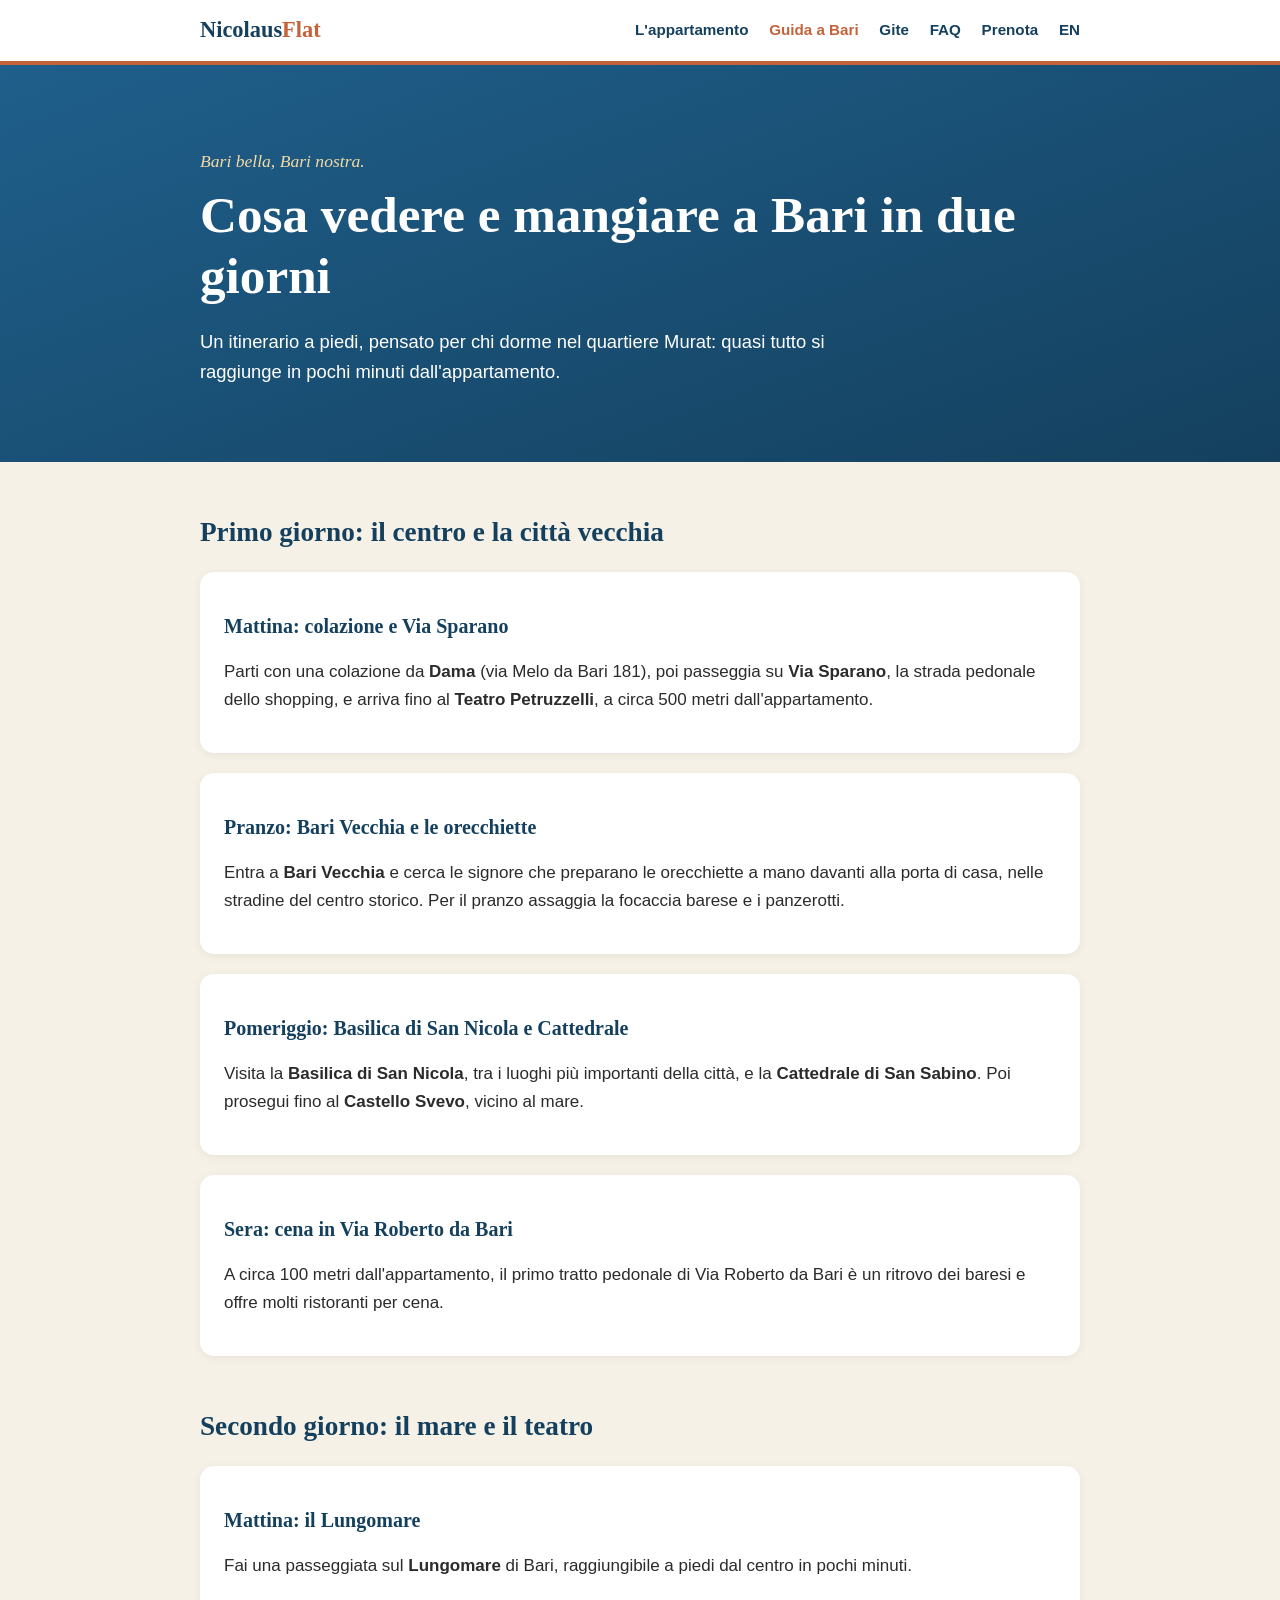
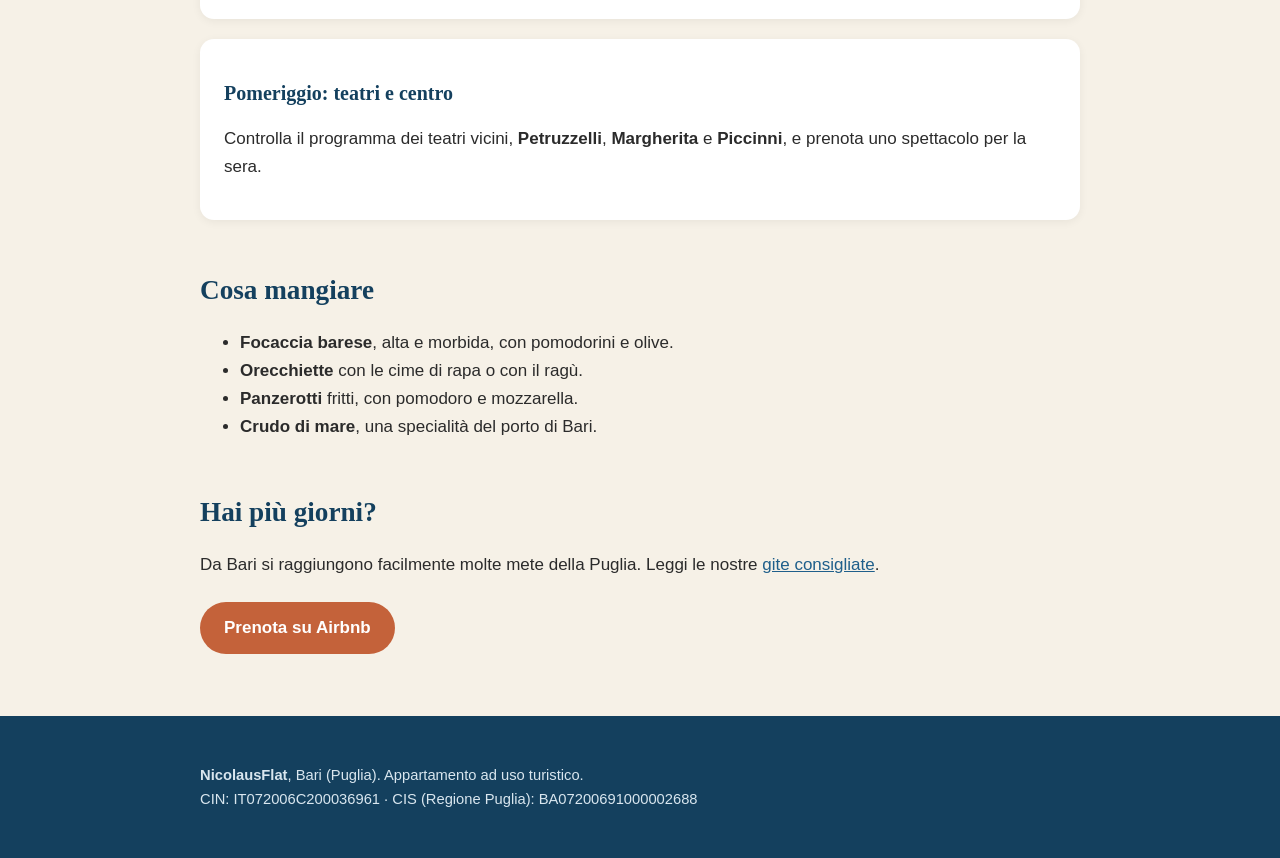
<file: guida-bari.html>
<!doctype html>
<html lang="it">
<head>
<meta charset="utf-8">
<meta name="viewport" content="width=device-width, initial-scale=1">
<title>Cosa vedere e mangiare a Bari in 2 giorni | Guida di NicolausFlat</title>
<meta name="description" content="Itinerario di due giorni a Bari: Bari Vecchia, Basilica di San Nicola, Castello Svevo, Teatro Petruzzelli, Lungomare, Via Sparano e cosa mangiare, dalla focaccia alle orecchiette.">
<link rel="canonical" href="https://www.nicolausflat.it/guida-bari.html">
<link rel="alternate" hreflang="it" href="https://www.nicolausflat.it/guida-bari.html">
<link rel="stylesheet" href="style.css">
<script type="application/ld+json">
{
  "@context": "https://schema.org",
  "@type": "Article",
  "headline": "Cosa vedere e mangiare a Bari in 2 giorni",
  "inLanguage": "it",
  "author": { "@type": "Organization", "name": "NicolausFlat" },
  "about": { "@type": "City", "name": "Bari" },
  "mainEntityOfPage": "https://www.nicolausflat.it/guida-bari.html"
}
</script>
</head>
<body>
<header class="site"><div class="wrap">
  <a class="logo" href="/">Nicolaus<span>Flat</span></a>
  <nav>
    <a href="appartamento.html">L'appartamento</a>
    <a href="guida-bari.html" aria-current="page">Guida a Bari</a>
    <a href="gite-da-bari.html">Gite</a>
    <a href="faq.html">FAQ</a>
    <a href="prenota.html">Prenota</a>
    <a class="lang" href="en/">EN</a>
  </nav>
</div></header>

<section class="hero"><div class="wrap">
  <p class="saluto">Bari bella, Bari nostra.</p>
  <h1>Cosa vedere e mangiare a Bari in due giorni</h1>
  <p>Un itinerario a piedi, pensato per chi dorme nel quartiere Murat: quasi tutto si raggiunge in pochi minuti dall'appartamento.</p>
</div></section>

<main class="wrap">
  <h2>Primo giorno: il centro e la città vecchia</h2>
  <div class="card">
    <h3>Mattina: colazione e Via Sparano</h3>
    <p>Parti con una colazione da <strong>Dama</strong> (via Melo da Bari 181), poi passeggia su <strong>Via Sparano</strong>, la strada pedonale dello shopping, e arriva fino al <strong>Teatro Petruzzelli</strong>, a circa 500 metri dall'appartamento.</p>
  </div>
  <div class="card">
    <h3>Pranzo: Bari Vecchia e le orecchiette</h3>
    <p>Entra a <strong>Bari Vecchia</strong> e cerca le signore che preparano le orecchiette a mano davanti alla porta di casa, nelle stradine del centro storico. Per il pranzo assaggia la focaccia barese e i panzerotti.</p>
    <!-- VERIFICA: aggiungi il nome della via/vicolo esatto delle orecchiette e un locale che consigli personalmente. -->
  </div>
  <div class="card">
    <h3>Pomeriggio: Basilica di San Nicola e Cattedrale</h3>
    <p>Visita la <strong>Basilica di San Nicola</strong>, tra i luoghi più importanti della città, e la <strong>Cattedrale di San Sabino</strong>. Poi prosegui fino al <strong>Castello Svevo</strong>, vicino al mare.</p>
  </div>
  <div class="card">
    <h3>Sera: cena in Via Roberto da Bari</h3>
    <p>A circa 100 metri dall'appartamento, il primo tratto pedonale di Via Roberto da Bari è un ritrovo dei baresi e offre molti ristoranti per cena.</p>
  </div>

  <h2>Secondo giorno: il mare e il teatro</h2>
  <div class="card">
    <h3>Mattina: il Lungomare</h3>
    <p>Fai una passeggiata sul <strong>Lungomare</strong> di Bari, raggiungibile a piedi dal centro in pochi minuti.</p>
  </div>
  <div class="card">
    <h3>Pomeriggio: teatri e centro</h3>
    <p>Controlla il programma dei teatri vicini, <strong>Petruzzelli</strong>, <strong>Margherita</strong> e <strong>Piccinni</strong>, e prenota uno spettacolo per la sera.</p>
  </div>

  <h2>Cosa mangiare</h2>
  <ul>
    <li><strong>Focaccia barese</strong>, alta e morbida, con pomodorini e olive.</li>
    <li><strong>Orecchiette</strong> con le cime di rapa o con il ragù.</li>
    <li><strong>Panzerotti</strong> fritti, con pomodoro e mozzarella.</li>
    <li><strong>Crudo di mare</strong>, una specialità del porto di Bari.</li>
  </ul>

  <h2>Hai più giorni?</h2>
  <p>Da Bari si raggiungono facilmente molte mete della Puglia. Leggi le nostre <a href="gite-da-bari.html">gite consigliate</a>.</p>
  <p><a class="btn" href="https://www.airbnb.it/rooms/43951851" target="_blank" rel="noopener">Prenota su Airbnb</a></p>
</main>

<footer class="site"><div class="wrap">
  <p><strong>NicolausFlat</strong>, Bari (Puglia). Appartamento ad uso turistico.<br>
  CIN: IT072006C200036961 · CIS (Regione Puglia): BA07200691000002688</p>
</div></footer>
</body>
</html>
</file>
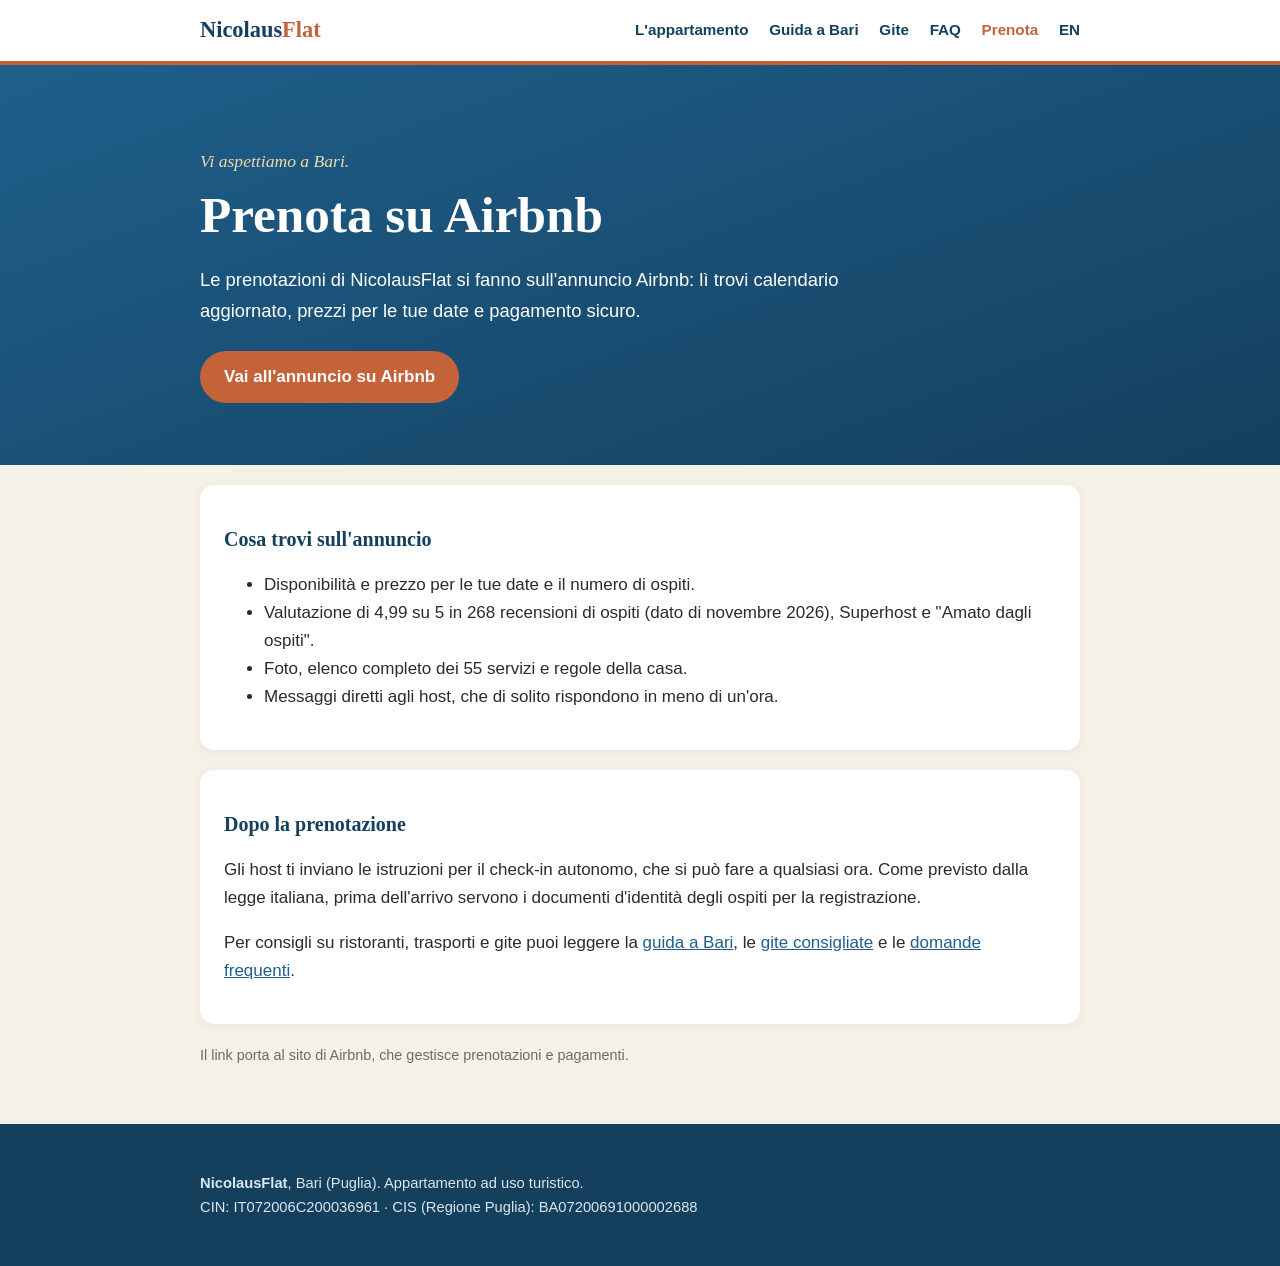
<file: prenota.html>
<!doctype html>
<html lang="it">
<head>
<meta charset="utf-8">
<meta name="viewport" content="width=device-width, initial-scale=1">
<title>Prenota NicolausFlat su Airbnb | Appartamento a Bari</title>
<meta name="description" content="Come prenotare NicolausFlat, appartamento nel centro di Bari: calendario, prezzi e pagamento sicuro sull'annuncio Airbnb, con Superhost e 268 recensioni.">
<link rel="canonical" href="https://www.nicolausflat.it/prenota.html">
<link rel="alternate" hreflang="it" href="https://www.nicolausflat.it/prenota.html">
<link rel="alternate" hreflang="en" href="https://www.nicolausflat.it/en/book.html">
<link rel="stylesheet" href="style.css">
</head>
<body>
<header class="site"><div class="wrap">
  <a class="logo" href="/">Nicolaus<span>Flat</span></a>
  <nav>
    <a href="appartamento.html">L'appartamento</a>
    <a href="guida-bari.html">Guida a Bari</a>
    <a href="gite-da-bari.html">Gite</a>
    <a href="faq.html">FAQ</a>
    <a href="prenota.html" aria-current="page">Prenota</a>
    <a class="lang" href="en/book.html">EN</a>
  </nav>
</div></header>

<section class="hero"><div class="wrap">
  <p class="saluto">Vi aspettiamo a Bari.</p>
  <h1>Prenota su Airbnb</h1>
  <p>Le prenotazioni di NicolausFlat si fanno sull'annuncio Airbnb: lì trovi calendario aggiornato, prezzi per le tue date e pagamento sicuro.</p>
  <a class="btn" href="https://www.airbnb.it/rooms/43951851" target="_blank" rel="noopener">Vai all'annuncio su Airbnb</a>
</div></section>

<main class="wrap">
  <div class="card">
    <h3>Cosa trovi sull'annuncio</h3>
    <ul>
      <li>Disponibilità e prezzo per le tue date e il numero di ospiti.</li>
      <li>Valutazione di 4,99 su 5 in 268 recensioni di ospiti (dato di novembre 2026), Superhost e "Amato dagli ospiti".</li>
      <li>Foto, elenco completo dei 55 servizi e regole della casa.</li>
      <li>Messaggi diretti agli host, che di solito rispondono in meno di un'ora.</li>
    </ul>
  </div>

  <div class="card">
    <h3>Dopo la prenotazione</h3>
    <p>Gli host ti inviano le istruzioni per il check-in autonomo, che si può fare a qualsiasi ora. Come previsto dalla legge italiana, prima dell'arrivo servono i documenti d'identità degli ospiti per la registrazione.</p>
    <p>Per consigli su ristoranti, trasporti e gite puoi leggere la <a href="guida-bari.html">guida a Bari</a>, le <a href="gite-da-bari.html">gite consigliate</a> e le <a href="faq.html">domande frequenti</a>.</p>
  </div>

  <p class="nota">Il link porta al sito di Airbnb, che gestisce prenotazioni e pagamenti.</p>
</main>

<footer class="site"><div class="wrap">
  <p><strong>NicolausFlat</strong>, Bari (Puglia). Appartamento ad uso turistico.<br>
  CIN: IT072006C200036961 · CIS (Regione Puglia): BA07200691000002688</p>
</div></footer>
</body>
</html>
</file>
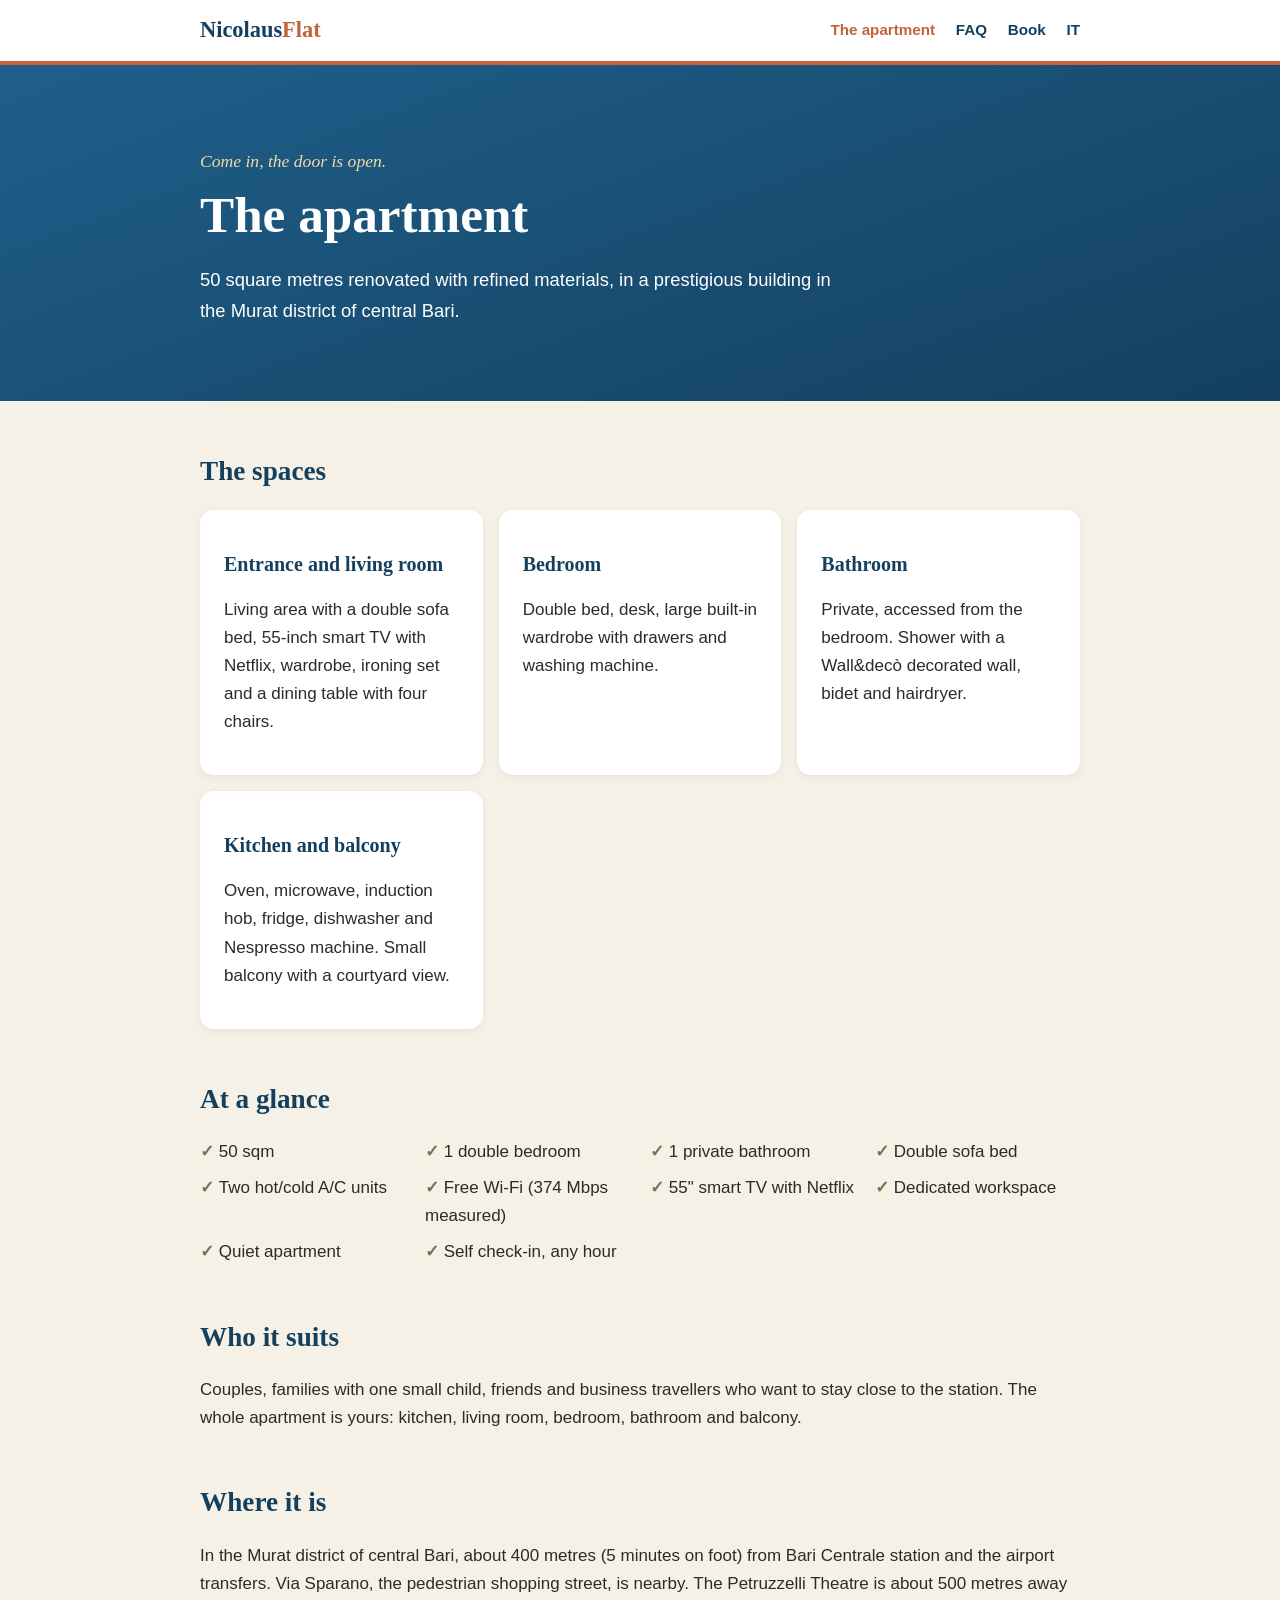
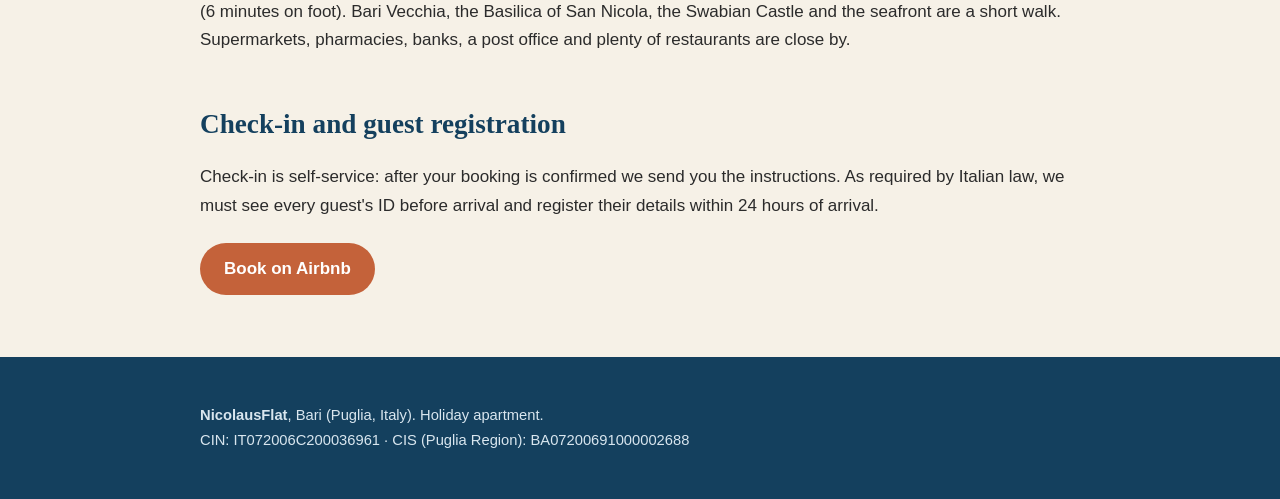
<file: en/apartment.html>
<!doctype html>
<html lang="en">
<head>
<meta charset="utf-8">
<meta name="viewport" content="width=device-width, initial-scale=1">
<title>The apartment | NicolausFlat, 50 sqm in the Murat district of Bari</title>
<meta name="description" content="50 sqm apartment in Bari: double bedroom with bathroom, living room with sofa bed, equipped kitchen, small balcony, two A/C units, fast Wi-Fi, smart TV with Netflix and self check-in.">
<link rel="canonical" href="https://www.nicolausflat.it/en/apartment.html">
<link rel="alternate" hreflang="it" href="https://www.nicolausflat.it/appartamento.html">
<link rel="alternate" hreflang="en" href="https://www.nicolausflat.it/en/apartment.html">
<link rel="stylesheet" href="../style.css">
<script type="application/ld+json">
{
  "@context": "https://schema.org",
  "@type": "Apartment",
  "name": "NicolausFlat",
  "description": "A 50 sqm apartment in the Murat district of Bari with one double bedroom and private bathroom, a living room with a double sofa bed, an equipped kitchen and a small balcony.",
  "url": "https://www.nicolausflat.it/en/apartment.html",
  "floorSize": { "@type": "QuantitativeValue", "value": 50, "unitCode": "MTK" },
  "numberOfBedrooms": 1,
  "numberOfBathroomsTotal": 1,
  "occupancy": { "@type": "QuantitativeValue", "maxValue": 2 },
  "address": { "@type": "PostalAddress", "addressLocality": "Bari", "addressRegion": "Puglia", "addressCountry": "IT" },
  "identifier": "IT072006C200036961",
  "sameAs": ["https://www.airbnb.it/rooms/43951851"],
  "amenityFeature": [
    { "@type": "LocationFeatureSpecification", "name": "Free Wi-Fi", "value": true },
    { "@type": "LocationFeatureSpecification", "name": "Air conditioning, hot and cold (two units)", "value": true },
    { "@type": "LocationFeatureSpecification", "name": "Equipped kitchen", "value": true },
    { "@type": "LocationFeatureSpecification", "name": "Dishwasher", "value": true },
    { "@type": "LocationFeatureSpecification", "name": "Nespresso machine", "value": true },
    { "@type": "LocationFeatureSpecification", "name": "Washing machine", "value": true },
    { "@type": "LocationFeatureSpecification", "name": "55-inch smart TV with Netflix", "value": true },
    { "@type": "LocationFeatureSpecification", "name": "Balcony", "value": true },
    { "@type": "LocationFeatureSpecification", "name": "Dedicated workspace", "value": true },
    { "@type": "LocationFeatureSpecification", "name": "Self check-in", "value": true }
  ]
}
</script>
</head>
<body>
<header class="site"><div class="wrap">
  <a class="logo" href="/en/">Nicolaus<span>Flat</span></a>
  <nav>
    <a href="apartment.html" aria-current="page">The apartment</a>
    <a href="faq.html">FAQ</a>
    <a href="book.html">Book</a>
    <a class="lang" href="../appartamento.html">IT</a>
  </nav>
</div></header>

<section class="hero"><div class="wrap">
  <p class="saluto">Come in, the door is open.</p>
  <h1>The apartment</h1>
  <p>50 square metres renovated with refined materials, in a prestigious building in the Murat district of central Bari.</p>
</div></section>

<main class="wrap">
  <!-- PHOTOS: add your images in /img and reference them here with descriptive alt text. -->

  <h2>The spaces</h2>
  <div class="griglia">
    <div class="card"><h3>Entrance and living room</h3><p>Living area with a double sofa bed, 55-inch smart TV with Netflix, wardrobe, ironing set and a dining table with four chairs.</p></div>
    <div class="card"><h3>Bedroom</h3><p>Double bed, desk, large built-in wardrobe with drawers and washing machine.</p></div>
    <div class="card"><h3>Bathroom</h3><p>Private, accessed from the bedroom. Shower with a Wall&amp;decò decorated wall, bidet and hairdryer.</p></div>
    <div class="card"><h3>Kitchen and balcony</h3><p>Oven, microwave, induction hob, fridge, dishwasher and Nespresso machine. Small balcony with a courtyard view.</p></div>
  </div>

  <h2>At a glance</h2>
  <ul class="dati">
    <li>50 sqm</li>
    <li>1 double bedroom</li>
    <li>1 private bathroom</li>
    <li>Double sofa bed</li>
    <li>Two hot/cold A/C units</li>
    <li>Free Wi-Fi (374 Mbps measured)</li>
    <li>55" smart TV with Netflix</li>
    <li>Dedicated workspace</li>
    <li>Quiet apartment</li>
    <li>Self check-in, any hour</li>
  </ul>

  <h2>Who it suits</h2>
  <p>Couples, families with one small child, friends and business travellers who want to stay close to the station. The whole apartment is yours: kitchen, living room, bedroom, bathroom and balcony.</p>
  <!-- VERIFY: maximum occupancy. Airbnb shows 2 guests; the listing text also mentions the sofa bed for extra guests. -->

  <h2>Where it is</h2>
  <p>In the Murat district of central Bari, about 400 metres (5 minutes on foot) from Bari Centrale station and the airport transfers. Via Sparano, the pedestrian shopping street, is nearby. The Petruzzelli Theatre is about 500 metres away (6 minutes on foot). Bari Vecchia, the Basilica of San Nicola, the Swabian Castle and the seafront are a short walk. Supermarkets, pharmacies, banks, a post office and plenty of restaurants are close by.</p>

  <h2>Check-in and guest registration</h2>
  <p>Check-in is self-service: after your booking is confirmed we send you the instructions. As required by Italian law, we must see every guest's ID before arrival and register their details within 24 hours of arrival.</p>

  <p><a class="btn" href="https://www.airbnb.it/rooms/43951851" target="_blank" rel="noopener">Book on Airbnb</a></p>
</main>

<footer class="site"><div class="wrap">
  <p><strong>NicolausFlat</strong>, Bari (Puglia, Italy). Holiday apartment.<br>
  CIN: IT072006C200036961 · CIS (Puglia Region): BA07200691000002688</p>
</div></footer>
</body>
</html>
</file>
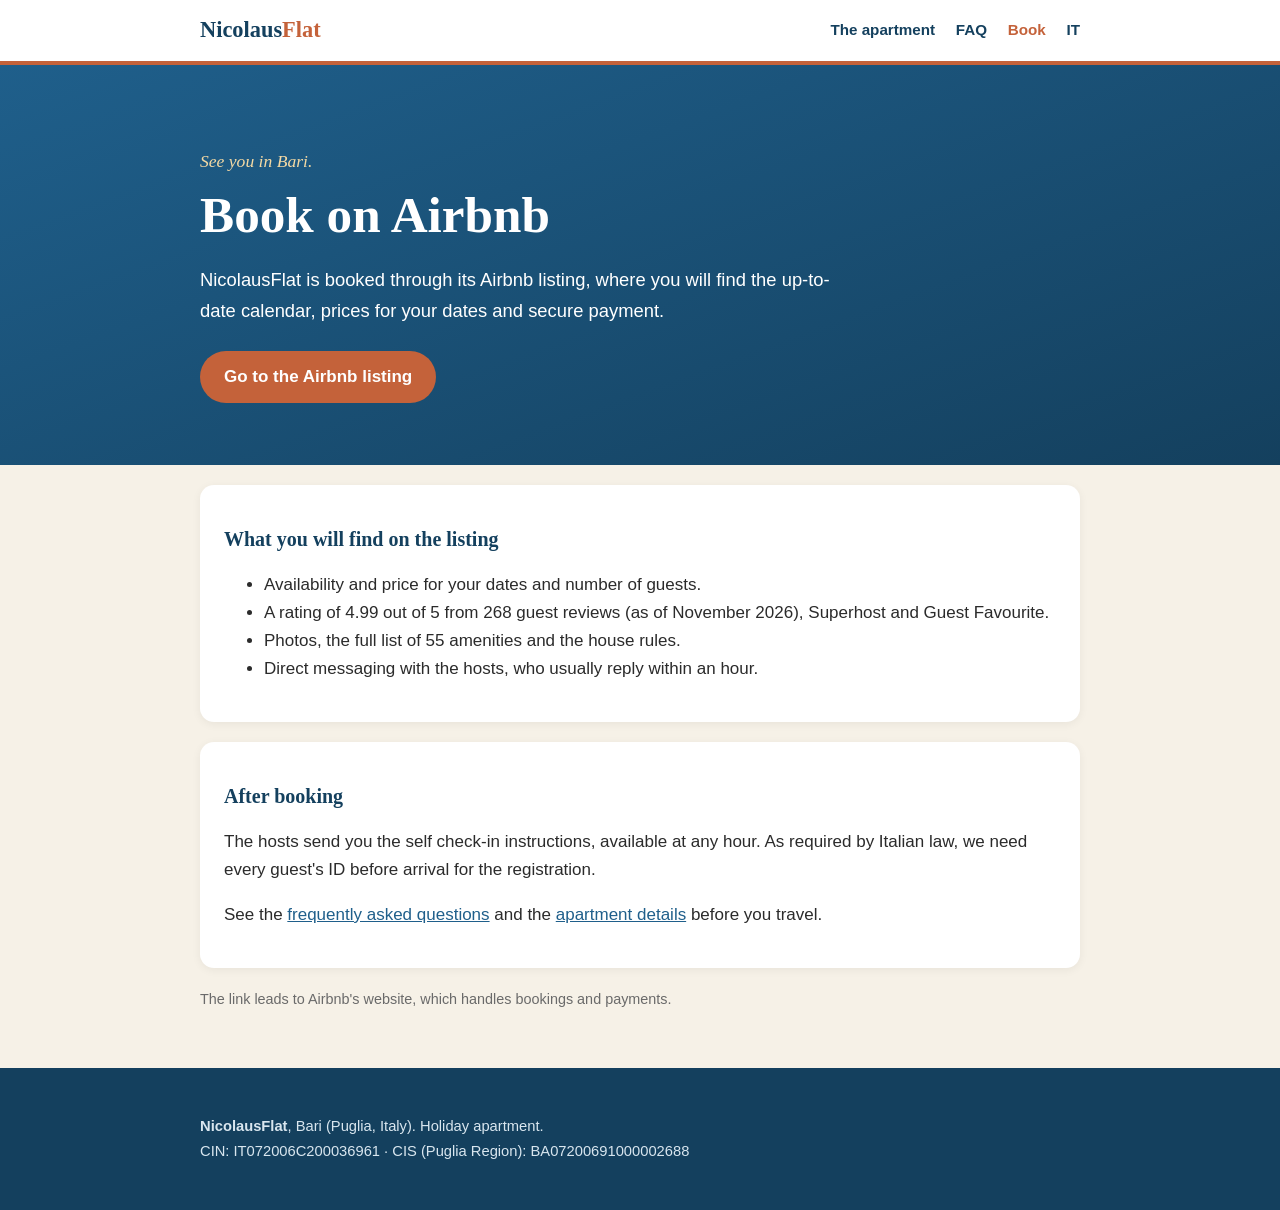
<file: en/book.html>
<!doctype html>
<html lang="en">
<head>
<meta charset="utf-8">
<meta name="viewport" content="width=device-width, initial-scale=1">
<title>Book NicolausFlat on Airbnb | Apartment in Bari</title>
<meta name="description" content="How to book NicolausFlat, an apartment in central Bari: calendar, prices and secure payment on the Airbnb listing, with a Superhost and 268 reviews.">
<link rel="canonical" href="https://www.nicolausflat.it/en/book.html">
<link rel="alternate" hreflang="it" href="https://www.nicolausflat.it/prenota.html">
<link rel="alternate" hreflang="en" href="https://www.nicolausflat.it/en/book.html">
<link rel="stylesheet" href="../style.css">
</head>
<body>
<header class="site"><div class="wrap">
  <a class="logo" href="/en/">Nicolaus<span>Flat</span></a>
  <nav>
    <a href="apartment.html">The apartment</a>
    <a href="faq.html">FAQ</a>
    <a href="book.html" aria-current="page">Book</a>
    <a class="lang" href="../prenota.html">IT</a>
  </nav>
</div></header>

<section class="hero"><div class="wrap">
  <p class="saluto">See you in Bari.</p>
  <h1>Book on Airbnb</h1>
  <p>NicolausFlat is booked through its Airbnb listing, where you will find the up-to-date calendar, prices for your dates and secure payment.</p>
  <a class="btn" href="https://www.airbnb.it/rooms/43951851" target="_blank" rel="noopener">Go to the Airbnb listing</a>
</div></section>

<main class="wrap">
  <div class="card">
    <h3>What you will find on the listing</h3>
    <ul>
      <li>Availability and price for your dates and number of guests.</li>
      <li>A rating of 4.99 out of 5 from 268 guest reviews (as of November 2026), Superhost and Guest Favourite.</li>
      <li>Photos, the full list of 55 amenities and the house rules.</li>
      <li>Direct messaging with the hosts, who usually reply within an hour.</li>
    </ul>
  </div>

  <div class="card">
    <h3>After booking</h3>
    <p>The hosts send you the self check-in instructions, available at any hour. As required by Italian law, we need every guest's ID before arrival for the registration.</p>
    <p>See the <a href="faq.html">frequently asked questions</a> and the <a href="apartment.html">apartment details</a> before you travel.</p>
  </div>

  <p class="nota">The link leads to Airbnb's website, which handles bookings and payments.</p>
</main>

<footer class="site"><div class="wrap">
  <p><strong>NicolausFlat</strong>, Bari (Puglia, Italy). Holiday apartment.<br>
  CIN: IT072006C200036961 · CIS (Puglia Region): BA07200691000002688</p>
</div></footer>
</body>
</html>
</file>
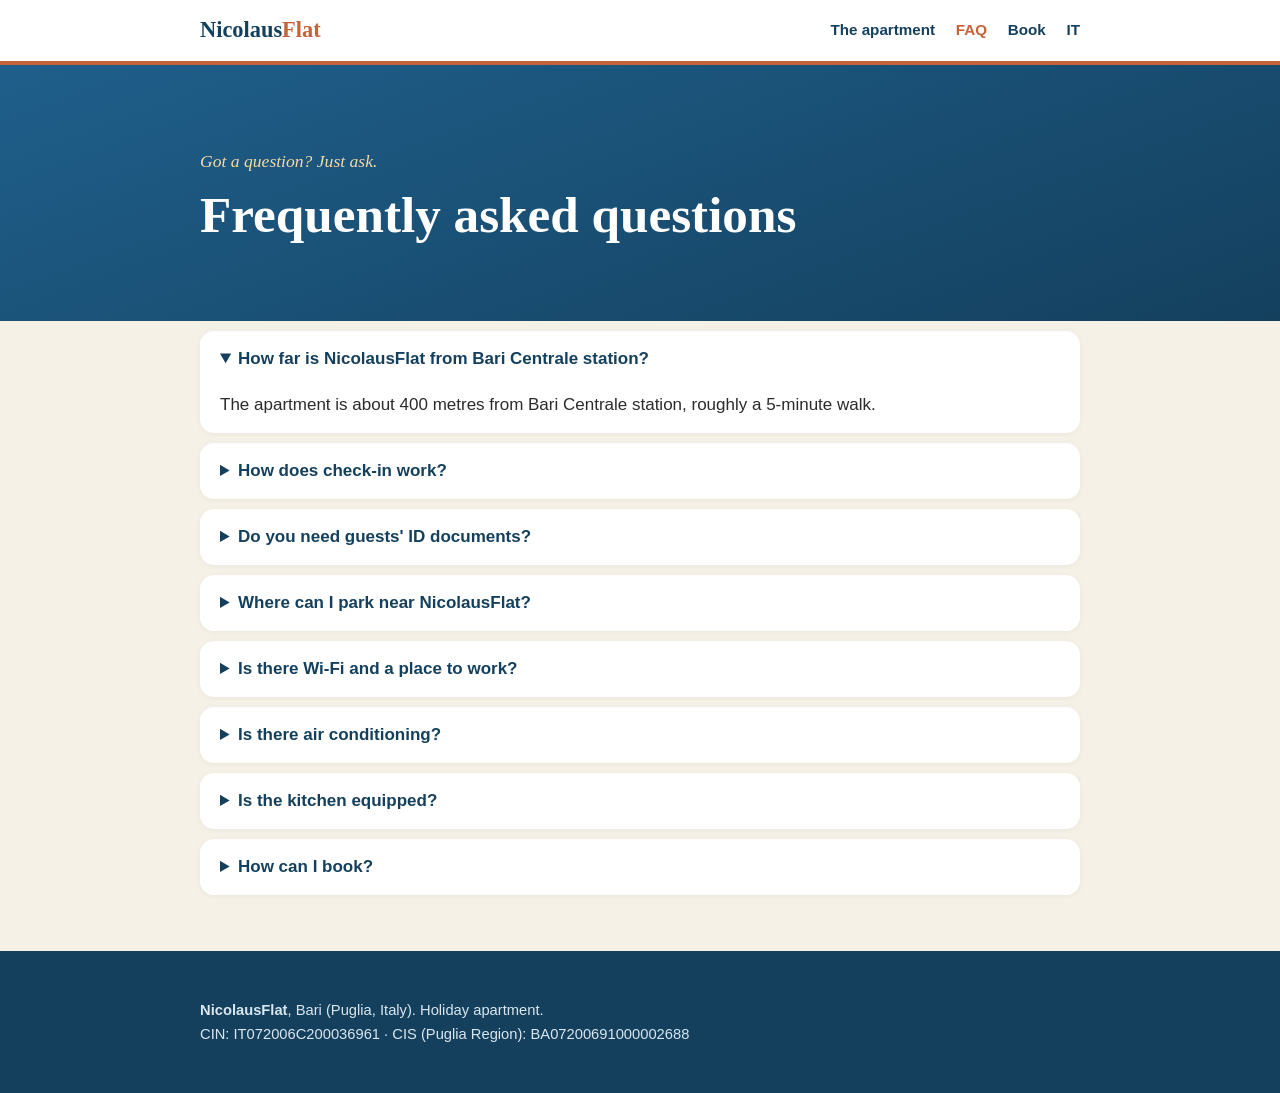
<file: en/faq.html>
<!doctype html>
<html lang="en">
<head>
<meta charset="utf-8">
<meta name="viewport" content="width=device-width, initial-scale=1">
<title>FAQ | NicolausFlat, apartment in Bari</title>
<meta name="description" content="Answers to common questions about NicolausFlat in Bari: check-in, ID documents, parking, distance from the train station, Wi-Fi, kitchen and how to book.">
<link rel="canonical" href="https://www.nicolausflat.it/en/faq.html">
<link rel="alternate" hreflang="it" href="https://www.nicolausflat.it/faq.html">
<link rel="alternate" hreflang="en" href="https://www.nicolausflat.it/en/faq.html">
<link rel="stylesheet" href="../style.css">
<script type="application/ld+json">
{
  "@context": "https://schema.org",
  "@type": "FAQPage",
  "mainEntity": [
    { "@type": "Question", "name": "How far is NicolausFlat from Bari Centrale station?",
      "acceptedAnswer": { "@type": "Answer", "text": "The apartment is about 400 metres from Bari Centrale station, roughly a 5-minute walk." } },
    { "@type": "Question", "name": "How does check-in work?",
      "acceptedAnswer": { "@type": "Answer", "text": "Check-in is self-service and available at any hour. We send the instructions once your booking is confirmed." } },
    { "@type": "Question", "name": "Do you need guests' ID documents?",
      "acceptedAnswer": { "@type": "Answer", "text": "Yes. Italian law requires hosts to verify guests and register their details within 24 hours of arrival, so we ask for IDs before check-in." } },
    { "@type": "Question", "name": "Where can I park near NicolausFlat?",
      "acceptedAnswer": { "@type": "Answer", "text": "Blue-line street spaces in central Bari are paid (regulated parking zone A). Parking is free from 8:30 pm to 8:30 am and on public holidays. We suggest Interparking Bari Battisti, open 24 hours and about 2 minutes on foot, or Garage Dante at via Dante Alighieri 148." } },
    { "@type": "Question", "name": "Is there Wi-Fi and a place to work?",
      "acceptedAnswer": { "@type": "Answer", "text": "Yes. Wi-Fi is free, measured at 374 Mbps, and there is a desk in the bedroom." } },
    { "@type": "Question", "name": "Is there air conditioning?",
      "acceptedAnswer": { "@type": "Answer", "text": "Yes, there are two units that both heat and cool." } },
    { "@type": "Question", "name": "Is the kitchen equipped?",
      "acceptedAnswer": { "@type": "Answer", "text": "Yes. It has an oven, microwave, induction hob, fridge, dishwasher and Nespresso machine." } },
    { "@type": "Question", "name": "How can I book?",
      "acceptedAnswer": { "@type": "Answer", "text": "You can book on the NicolausFlat listing on Airbnb by choosing your dates and number of guests." } }
  ]
}
</script>
</head>
<body>
<header class="site"><div class="wrap">
  <a class="logo" href="/en/">Nicolaus<span>Flat</span></a>
  <nav>
    <a href="apartment.html">The apartment</a>
    <a href="faq.html" aria-current="page">FAQ</a>
    <a href="book.html">Book</a>
    <a class="lang" href="../faq.html">IT</a>
  </nav>
</div></header>

<section class="hero"><div class="wrap">
  <p class="saluto">Got a question? Just ask.</p>
  <h1>Frequently asked questions</h1>
</div></section>

<main class="wrap">
  <details open><summary>How far is NicolausFlat from Bari Centrale station?</summary>
    <p>The apartment is about 400 metres from Bari Centrale station, roughly a 5-minute walk.</p></details>
  <details><summary>How does check-in work?</summary>
    <p>Check-in is self-service and available at any hour. We send the instructions once your booking is confirmed.</p></details>
  <details><summary>Do you need guests' ID documents?</summary>
    <p>Yes. Italian law requires hosts to verify guests and register their details within 24 hours of arrival, so we ask for IDs before check-in.</p></details>
  <details><summary>Where can I park near NicolausFlat?</summary>
    <p>Blue-line street spaces in central Bari are paid (regulated parking zone A). Parking is free from 8:30 pm to 8:30 am and on public holidays. We suggest Interparking Bari Battisti, open 24 hours and about 2 minutes on foot, or Garage Dante at via Dante Alighieri 148.</p></details>
  <details><summary>Is there Wi-Fi and a place to work?</summary>
    <p>Yes. Wi-Fi is free, measured at 374 Mbps, and there is a desk in the bedroom.</p></details>
  <details><summary>Is there air conditioning?</summary>
    <p>Yes, there are two units that both heat and cool.</p></details>
  <details><summary>Is the kitchen equipped?</summary>
    <p>Yes. It has an oven, microwave, induction hob, fridge, dishwasher and Nespresso machine.</p></details>
  <details><summary>How can I book?</summary>
    <p>Book on the <a href="https://www.airbnb.it/rooms/43951851" target="_blank" rel="noopener">NicolausFlat listing on Airbnb</a> by choosing your dates and number of guests.</p></details>
</main>

<footer class="site"><div class="wrap">
  <p><strong>NicolausFlat</strong>, Bari (Puglia, Italy). Holiday apartment.<br>
  CIN: IT072006C200036961 · CIS (Puglia Region): BA07200691000002688</p>
</div></footer>
</body>
</html>
</file>
<file: style.css>
/* NicolausFlat — stile "pugliese": mare Adriatico, pietra calcarea, terracotta, ulivo */
:root {
  --mare: #1f5f8b;
  --mare-scuro: #14405e;
  --pietra: #f6f1e7;
  --calce: #ffffff;
  --terracotta: #c4623a;
  --ulivo: #6b7a4a;
  --testo: #2b2b2b;
  --grigio: #6a6a6a;
  --raggio: 14px;
}
* { box-sizing: border-box; }
html { scroll-behavior: smooth; }
body {
  margin: 0;
  font-family: -apple-system, "Segoe UI", Roboto, Helvetica, Arial, sans-serif;
  color: var(--testo);
  background: var(--pietra);
  line-height: 1.65;
  font-size: 17px;
}
h1, h2, h3 { font-family: Georgia, "Times New Roman", serif; color: var(--mare-scuro); line-height: 1.2; }
h1 { font-size: clamp(2rem, 5vw, 3.2rem); margin: 0 0 .4em; }
h2 { font-size: 1.7rem; margin-top: 2em; }
h3 { font-size: 1.25rem; }
a { color: var(--mare); }
a:hover { color: var(--terracotta); }
.wrap { max-width: 920px; margin: 0 auto; padding: 0 20px; }

header.site {
  background: var(--calce);
  border-bottom: 4px solid var(--terracotta);
  position: sticky; top: 0; z-index: 10;
}
header.site .wrap { display: flex; flex-wrap: wrap; align-items: center; justify-content: space-between; gap: 8px; padding-top: 12px; padding-bottom: 12px; }
.logo { font-family: Georgia, serif; font-size: 1.4rem; font-weight: bold; color: var(--mare-scuro); text-decoration: none; }
.logo span { color: var(--terracotta); }
nav a { margin-left: 16px; text-decoration: none; font-weight: 600; font-size: .95rem; color: var(--mare-scuro); }
nav a:hover, nav a[aria-current="page"] { color: var(--terracotta); }

.hero {
  background: linear-gradient(160deg, var(--mare) 0%, var(--mare-scuro) 100%);
  color: #fff; padding: 64px 0 56px;
}
.hero h1 { color: #fff; }
.hero p { font-size: 1.15rem; max-width: 640px; }
.hero .saluto { font-family: Georgia, serif; font-style: italic; color: #f3d9a4; font-size: 1.1rem; margin-bottom: 8px; }

.btn {
  display: inline-block; background: var(--terracotta); color: #fff !important;
  padding: 12px 24px; border-radius: 999px; text-decoration: none; font-weight: 700; margin: 6px 8px 6px 0;
}
.btn:hover { background: #a74e2b; }
.btn.alt { background: transparent; border: 2px solid #fff; }

.card {
  background: var(--calce); border-radius: var(--raggio); padding: 22px 24px; margin: 20px 0;
  box-shadow: 0 2px 10px rgba(0,0,0,.06);
}
.griglia { display: grid; grid-template-columns: repeat(auto-fit, minmax(240px, 1fr)); gap: 16px; }
.griglia .card { margin: 0; }
.dati { list-style: none; padding: 0; display: grid; grid-template-columns: repeat(auto-fit, minmax(200px, 1fr)); gap: 8px 20px; }
.dati li::before { content: "✓ "; color: var(--ulivo); font-weight: bold; }
.nota { font-size: .9rem; color: var(--grigio); }
.fascia { background: var(--calce); border-top: 1px solid #e3dccb; border-bottom: 1px solid #e3dccb; padding: 8px 0 24px; }
details { background: var(--calce); border-radius: var(--raggio); padding: 14px 20px; margin: 10px 0; box-shadow: 0 1px 6px rgba(0,0,0,.05); }
summary { cursor: pointer; font-weight: 700; color: var(--mare-scuro); }
details p { margin-bottom: 0; }
form label { display: block; margin-top: 14px; font-weight: 600; }
form input, form textarea {
  width: 100%; padding: 10px 12px; border: 1px solid #cfc7b3; border-radius: 8px; font: inherit; background: #fff;
}
form button { margin-top: 18px; border: 0; cursor: pointer; font: inherit; }

footer.site { background: var(--mare-scuro); color: #d9e6ef; padding: 32px 0; margin-top: 56px; font-size: .92rem; }
footer.site a { color: #f3d9a4; }
.lang { font-weight: 700; }

@media (max-width: 600px) {
  nav a { margin: 0 12px 0 0; }
  .hero { padding: 40px 0; }
}
</file>
